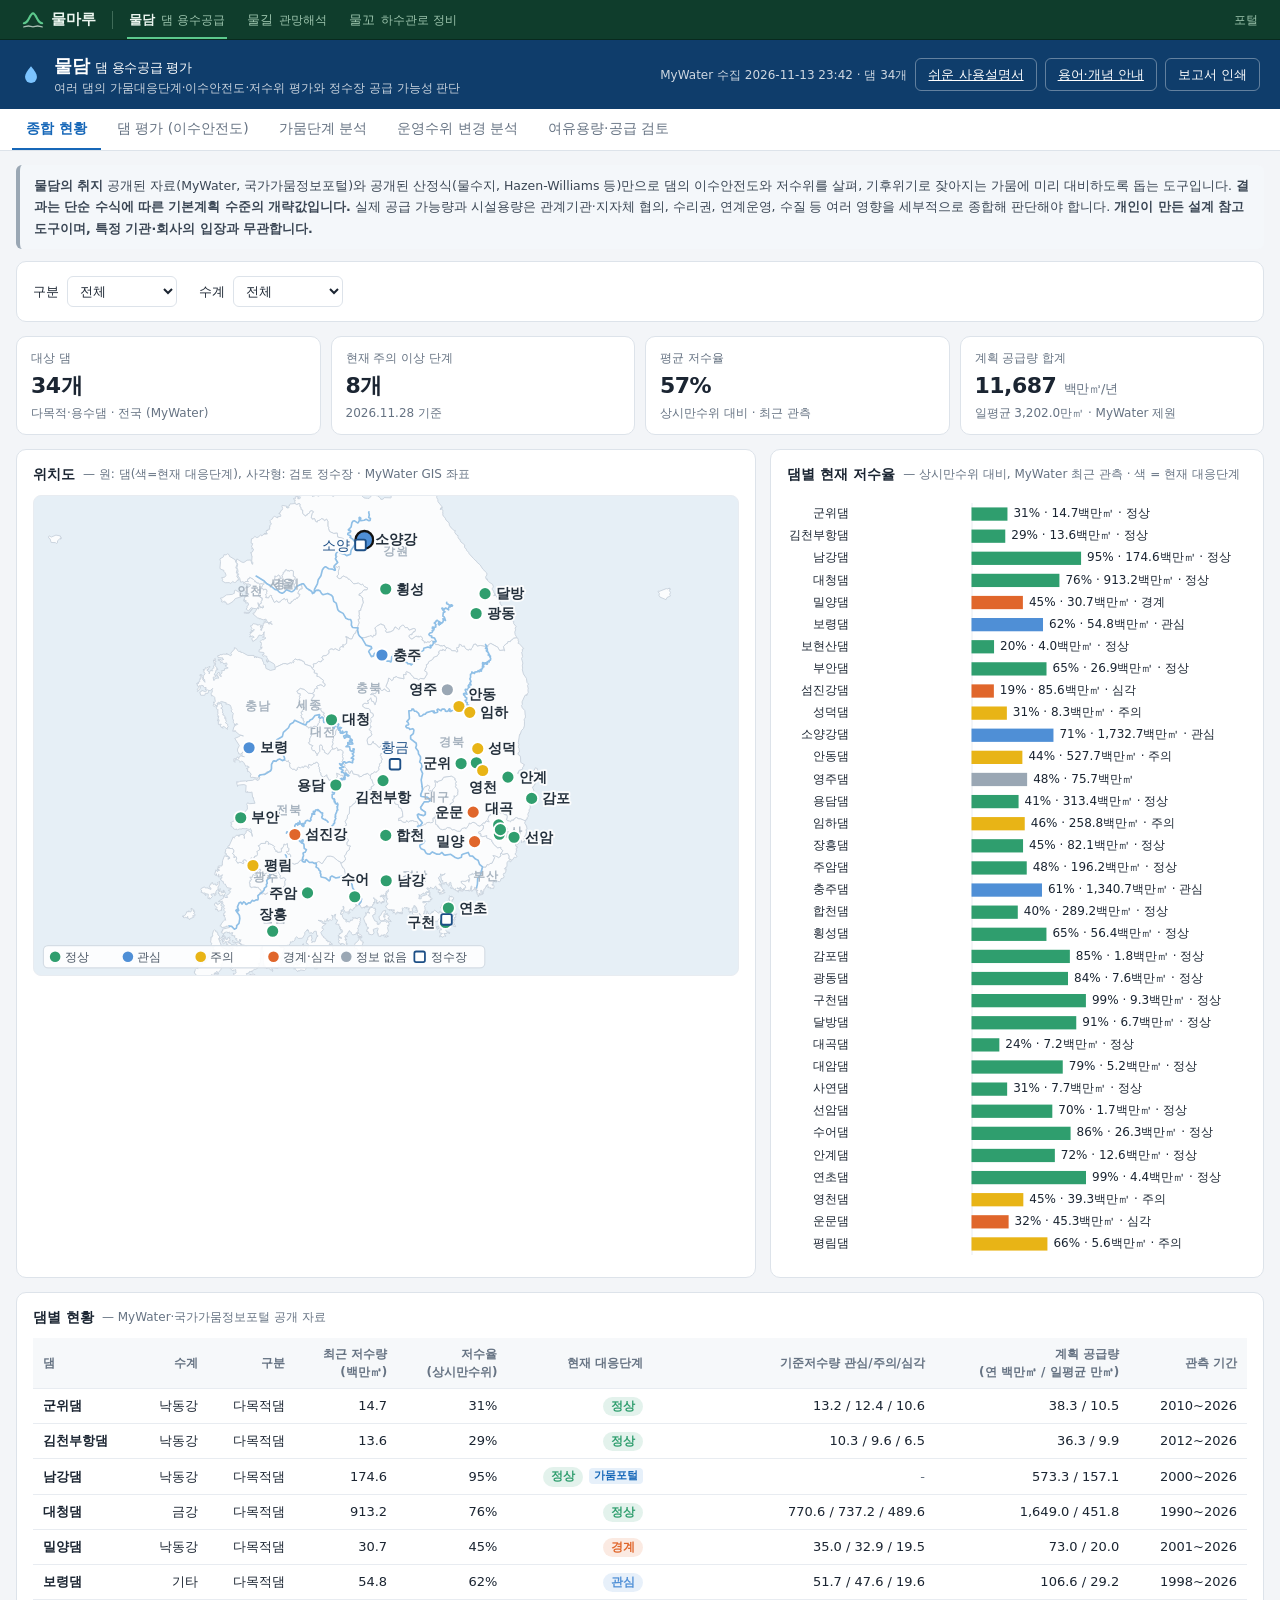
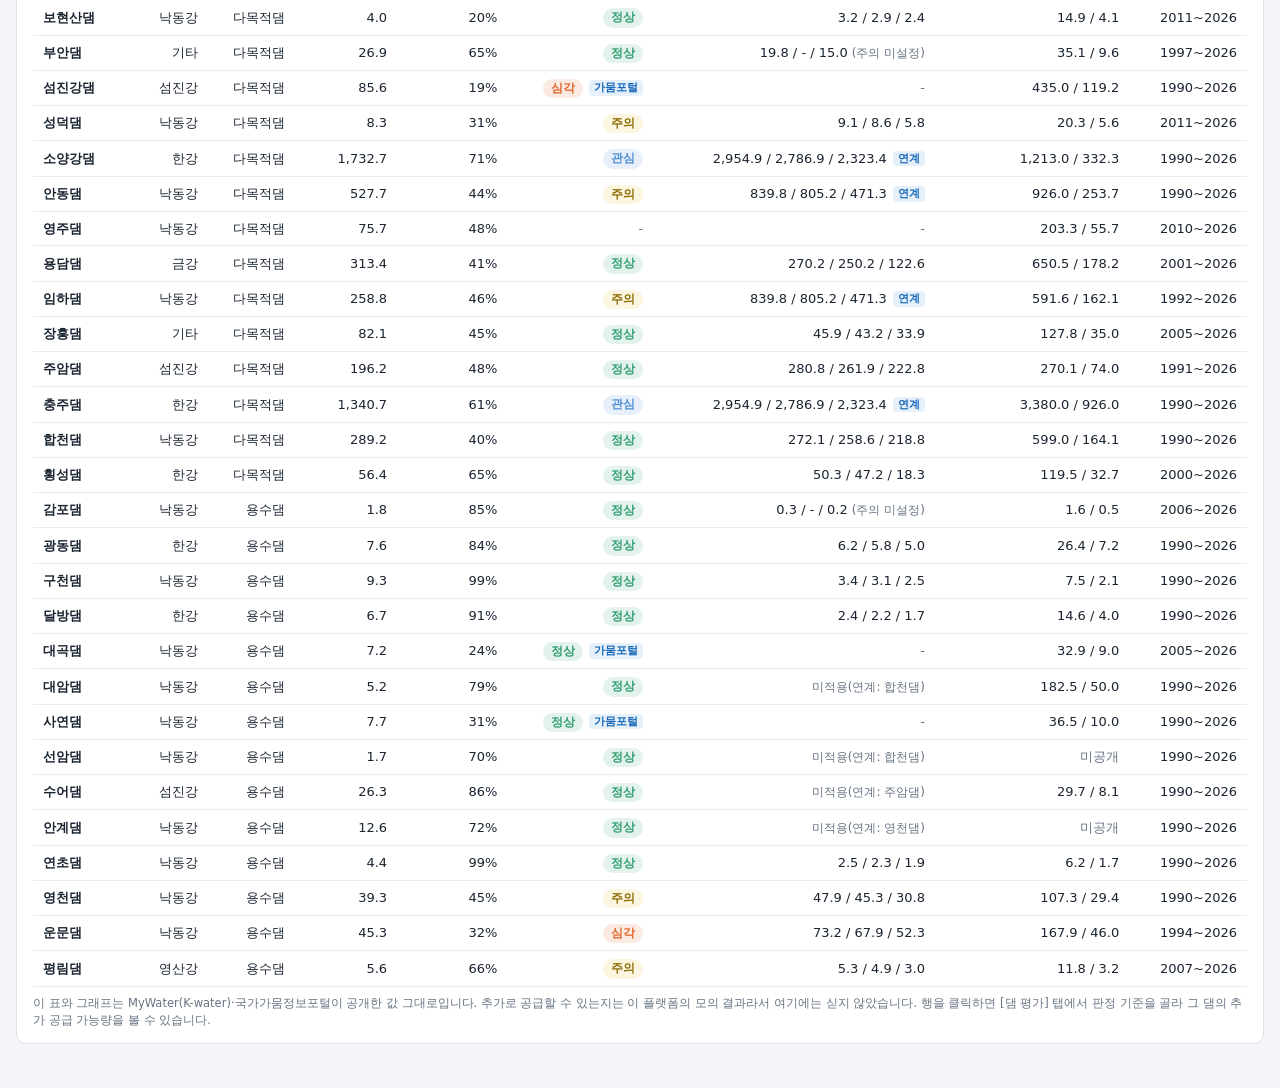
<file: index.html>
<!doctype html>
<html lang="ko">
<head>
<meta charset="utf-8">
<meta name="viewport" content="width=device-width, initial-scale=1">
<link rel="icon" type="image/svg+xml" href="favicon.svg">
<title>물담 · 댐 용수공급 평가</title>
<link rel="stylesheet" href="css/style.css">
</head>
<body>
<nav class="platform-bar" aria-label="물마루 플랫폼">
  <a class="pb-brand" href="https://wonjejj-glitch.github.io/mulmaru/"><svg width="22" height="22" viewBox="0 0 24 24" aria-hidden="true"><path d="M2 15.5c2.6 0 3.9-1.7 5.3-4.5C8.8 8 10.2 4.8 12 4.8s3.2 3.2 4.7 6.2c1.4 2.8 2.7 4.5 5.3 4.5" fill="none" stroke="#5cc98d" stroke-width="2.3" stroke-linecap="round"/><path d="M2 19.5c2 0 3-1 5-1s3 1 5 1 3-1 5-1 3 1 5 1" fill="none" stroke="#ecf6f0" stroke-width="1.6" stroke-linecap="round" opacity=".7"/></svg><span>물마루</span></a>
  <span class="pb-sep" aria-hidden="true"></span>
  <ul class="pb-menu">
    <li><a href="https://wonjejj-glitch.github.io/muldam/" aria-current="page">물담<span class="pb-desc">댐 용수공급</span></a></li>
    <li><a href="https://wonjejj-glitch.github.io/mulgil/">물길<span class="pb-desc">관망해석</span></a></li>
    <li><a href="https://wonjejj-glitch.github.io/mulkko/">물꼬<span class="pb-desc">하수관로 정비</span></a></li>
  </ul>
  <a class="pb-portal" href="https://wonjejj-glitch.github.io/mulmaru/">포털</a>
</nav>
<header class="top">
  <div class="brand">
    <svg viewBox="0 0 24 24" width="22" height="22" aria-hidden="true"><path d="M12 2.5c-3.8 4.6-6.5 8.3-6.5 11.6a6.5 6.5 0 0 0 13 0c0-3.3-2.7-7-6.5-11.6z" fill="currentColor"/></svg>
    <div>
      <h1>물담 <span style="font-weight:400;font-size:.7em">댐 용수공급 평가</span></h1>
      <p id="subtitle">여러 댐의 가뭄대응단계·이수안전도·저수위 평가와 정수장 공급 가능성 판단</p>
    </div>
  </div>
  <div class="top-actions">
    <span class="datastamp" id="dataStamp"></span>
    <a class="btn ghost" href="muldam_easy_guide.pdf" target="_blank" rel="noopener" title="5쪽 PDF">쉬운 사용설명서</a> <a class="btn ghost" href="guide.html" target="_blank" rel="noopener">용어·개념 안내</a>
    <button class="btn ghost" id="btnPrint">보고서 인쇄</button>
  </div>
</header>

<nav class="tabs" id="tabs">
  <button data-tab="overview" class="on">종합 현황</button>
  <button data-tab="dam">댐 평가 (이수안전도)</button>
  <button data-tab="stage">가뭄단계 분석</button>
  <button data-tab="level">운영수위 변경 분석</button>
  <button data-tab="plant">여유용량·공급 검토</button>
</nav>

<main class="wrap"><div class="box-note purpose" style="margin:0 0 12px"><b>물담의 취지</b> 공개된 자료(MyWater, 국가가뭄정보포털)와 공개된 산정식(물수지, Hazen-Williams 등)만으로 댐의 이수안전도와 저수위를 살펴, 기후위기로 잦아지는 가뭄에 미리 대비하도록 돕는 도구입니다. <b>결과는 단순 수식에 따른 기본계획 수준의 개략값입니다.</b> 실제 공급 가능량과 시설용량은 관계기관·지자체 협의, 수리권, 연계운영, 수질 등 여러 영향을 세부적으로 종합해 판단해야 합니다. <b>개인이 만든 설계 참고 도구이며, 특정 기관·회사의 입장과 무관합니다.</b></div>
  <!-- ======== 종합 현황 ======== -->
  <section class="tab on" id="tab-overview">
    <div class="card controls">
      <label class="inline">구분 <select id="fKind"><option value="">전체</option><option>용수댐</option><option>다목적댐</option></select></label>
      <label class="inline">수계 <select id="fRiver"></select></label>
      <span class="hint" id="ovHint"></span>
    </div>
    <div class="kpis" id="ovKpis"></div>
    <div class="row2">
      <div class="card"><h3>위치도 <span class="muted small">— 원: 댐(색=현재 대응단계), 사각형: 검토 정수장 · MyWater GIS 좌표</span></h3><div id="ovMap" class="map"></div></div>
      <div class="card"><h3>댐별 현재 저수율 <span class="muted small">— 상시만수위 대비, MyWater 최근 관측 · 색 = 현재 대응단계</span></h3><div class="chartbox h340"><canvas id="cOvBars"></canvas></div></div>
    </div>
    <div class="card"><h3>댐별 현황 <span class="muted small">— MyWater·국가가뭄정보포털 공개 자료</span></h3><div class="tablewrap" id="ovTable"></div>
    </div>
  </section>

  <!-- ======== 댐 평가 ======== -->
  <section class="tab" id="tab-dam">
    <div class="card controls">
      <label class="inline">댐 <select id="damSel"></select></label>
      <label class="inline">모의 자료 <select class="srcSel"><option value="mywater">MyWater 일자료</option></select></label>
      <label class="inline">판정 기준 <select class="critSel"></select></label>
      <label class="inline">기존 공급량 (백만㎥/년) <input type="number" id="damDemand" step="0.1"></label>
      <label class="inline">추가 공급 검토량 (㎥/일) <input type="number" id="damAdd" step="1000"></label>
      <button class="btn small" id="damRun" style="margin:0" title="입력값으로 물수지 모의를 다시 돌립니다(입력 중에도 자동으로 다시 계산됩니다)">다시 계산</button>
    </div>
    <div class="verdict" id="damVerdict"></div>
    <div class="kpis" id="damKpis"></div>
    <div class="card">
      <div class="toolbar"><h3 style="margin:0">저수량 모의 <span class="muted small">— 관측 vs 모의(기존공급, 기존+추가)</span></h3><div class="seg" id="damYearSeg"></div></div>
      <div class="chartbox h360"><canvas id="cDam"></canvas><div class="tip" id="tipDam"></div></div>
      <div class="legend"><span><i style="background:#9aa7b4"></i>관측 저수량</span><span><i style="background:#1d4f86"></i>모의(기존 공급)</span><span><i style="background:#e0662b"></i>모의(기존+추가)</span><span><i style="background:#111"></i>저수위·상시만수위</span></div>
    </div>
    <div class="row2">
      <div class="card"><h3>이수안전도 지표</h3><div class="tablewrap" id="damRel"></div></div>
      <div class="card"><h3>댐 제원 <span class="muted small" id="damSpecSrc"></span></h3><div class="tablewrap" id="damSpec"></div></div>
    </div>
    <div class="card" id="damCurveCard"><h3>수위-저수량 곡선 <span class="muted small" id="damCurveSrc"></span></h3>
      <div class="row2">
        <div><div class="chartbox h300"><canvas id="cDamCurve"></canvas></div>
          <div class="legend"><span><i style="background:#1d4f86"></i>곡선식 저수량(백만㎥)</span><span><i style="background:#e0662b"></i>관측 저수량(최근 3년)</span><span><i style="background:#111"></i>주요 수위</span></div></div>
        <div class="tablewrap" id="damCurveLv"></div>
      </div>
      <h4 style="margin:14px 0 6px">구간별 곡선식 <span class="muted small">— V(백만㎥) = f(H, EL.m)</span></h4>
      <div class="tablewrap" id="damCurveSeg"></div>
      <p class="hint" id="damCurveNote"></p>
    </div>
    <div class="card"><h3>추가 공급량별 신뢰도 <span class="muted small">— 연 부족횟수·기간신뢰도</span></h3><div class="chartbox h260"><canvas id="cDamSens"></canvas></div>
      <div class="legend"><span><i style="background:#1d4f86"></i>연단위 기간신뢰도(%)</span><span><i style="background:#e0662b"></i>일(반순) 기간신뢰도(%)</span><span><i style="background:#2f9e6e"></i>양적신뢰도(%)</span></div></div>
    <div class="card" id="damD05Card"><h3>기본계획 장기모의 검증 비교</h3><div class="tablewrap" id="damD05"></div></div>
  </section>

  <!-- ======== 가뭄단계 분석 ======== -->
  <section class="tab" id="tab-stage">
    <div class="layout">
      <aside class="side">
        <section class="card">
          <h3>대상 댐</h3>
          <select id="stDam"></select>
          <div class="kv small" id="stInfo"></div>
          <p class="hint" style="margin-top:8px">가뭄단계 모의에는 그 댐의 <b>1년치(날짜별) 기준저수량</b>이 필요합니다. 방법은 두 가지입니다. ① 가지고 있는 기준선 CSV를 아래 ‘기준선 불러오기’로 넣으면 바로 분석됩니다. ② MyWater는 그날 값만 공개하므로 플랫폼이 매일 모으며, <b>300일 이상 쌓이면</b> 자동으로 분석됩니다. 그 전에는 현재 단계와 오늘 기준저수량만 볼 수 있습니다.</p>
          <div class="grid2">
            <label>상시만수위 (EL.m)<input type="number" step="0.1" id="nwlH"></label>
            <label>저수위 (EL.m)<input type="number" step="0.1" id="lwlH"></label>
          </div>
        </section>
        <section class="card">
          <h3>기준선 불러오기 (CSV)</h3>
          <label>기준선 CSV <span class="muted small">— 위 대상 댐에 넣습니다</span><input type="file" id="upBase" accept=".csv,.txt"></label>
          <button class="btn small" id="upGo">불러오기</button> <button class="btn small ghost" id="tplBase">양식 받기</button>
          <p class="hint" id="upMsg">형식: <code>월일,관심,주의,심각,가동기준,정상환원</code> (저수량 백만㎥, 1.1~12.31). 용수공급 조정기준의 댐별 기준저수량을 넣으면 MyWater 일자료로 분석합니다.</p>
          <p class="hint" id="upList"></p>
          <details class="small"><summary>자료 갱신 (MyWater)</summary>
            <p class="small">명령 프롬프트에서 플랫폼 폴더로 이동 후 실행합니다. 처음엔 약 10분, 이후엔 올해·작년 자료만 다시 받습니다.</p>
            <pre class="code">자료수집_전체.bat 더블클릭
  = python tools/collect_mywater.py   (댐 일자료·제원·기준저수량)
  + python tools/collect_curves.py    (수위-저수용량 곡선식)
  + python tools/collect_gis.py       (댐·정수장 위치, 시설용량)</pre>
          </details>
        </section>
        <section class="card">
          <h3>추가 공급량 <span class="badge" id="qTotal"></span></h3>
          <table class="plants" id="stPlants"></table>
          <button class="btn small" id="stAddPlant">+ 정수장 추가</button>
        </section>
        <section class="card">
          <h3>가뭄단계별 공급비율 (%)</h3>
          <div class="factors" id="factors"></div>
          <div class="preset"><button class="btn small ghost" data-preset="full">전량 공급</button><button class="btn small ghost" data-preset="cut">단계별 감량 예시</button></div>
          <p class="hint">감량 예시(주의 80·심각 50·비상 0%)는 사용자 가정값입니다.</p>
        </section>
        <section class="card">
          <h3>모의 옵션</h3>
          <label class="chk"><input type="checkbox" id="optLag"> 실적 발령·해제 시차 반영</label>
          <label class="chk"><input type="checkbox" id="optCarry"> 연도 간 공급영향 이월</label>
          <label class="inline">단기변동 제외 (일 이하)<input type="number" min="0" max="10" id="optMin"></label>
        </section>
        <section class="card">
          <h3>판정 기준</h3>
          <label class="inline">주의이상 증가 ‘가능’ 한계 (일/년)<input type="number" id="cWarnOk"></label>
          <label class="inline">주의이상 증가 ‘곤란’ 기준 (일/년)<input type="number" id="cWarnBad"></label>
          <label class="inline">비상공급 증가 허용 (일/년)<input type="number" id="cEm"></label>
          <label class="inline">정상공급일수 최소 비율 (%)<input type="number" id="cRel"></label>
        </section>
      </aside>
      <div class="main">
        <div class="verdict" id="verdict"></div>
        <div class="kpis" id="kpis"></div>
        <div class="row2">
          <div class="card"><h3>공급량 민감도 <span class="muted small">— 추가 공급량별 연평균 가뭄일수</span></h3>
            <div class="chartbox h260"><canvas id="cSens"></canvas></div>
            <div class="legend"><span><i style="background:#4f8fd6"></i>관심 이상</span><span><i style="background:#e0662b"></i>주의 이상</span><span><i style="background:#8e2f6b"></i>비상공급</span><span><i class="zone ok"></i>가능</span><span><i class="zone mid"></i>조건부</span></div></div>
          <div class="card"><h3>최대 공급가능량</h3><div id="maxQ"></div></div>
        </div>
        <div class="card">
          <div class="toolbar"><div><div class="seg" id="yearSeg"></div> <div class="seg" id="modeSeg"></div></div><div class="toggles" id="seriesToggles"></div></div>
          <div class="chartbox h420"><canvas id="cTS"></canvas><div class="tip" id="tipTS"></div></div>
          <div class="legend" id="stageLegend"></div>
        </div>
        <div class="card"><h3>연도별 가뭄단계 일수 <span class="muted small">— 연한 막대: 현재기준, 진한 막대: 공급 시</span></h3><div class="chartbox h260"><canvas id="cYears"></canvas></div></div>
        <div class="card"><h3>연도별 집계</h3><div class="tablewrap" id="yearTable"></div></div>
        <div class="row2">
          <div class="card"><h3>가뭄단계 지표</h3><div class="tablewrap" id="safetyTable"></div></div>
          <div class="card"><h3>저수위·저수량</h3><div class="tablewrap" id="levelTable"></div></div>
        </div>
        <div class="card"><h3>가뭄 발생 구간 (공급 시)</h3><div class="tablewrap" id="epTable"></div></div>
      </div>
    </div>
  </section>

  <!-- ======== 정수장 공급 검토 ======== -->
  <section class="tab" id="tab-plant">
    <div class="card controls">
      <label class="inline">판정 기준 <select class="critSel"></select></label>
      <label class="inline">수계 <select id="spRiver"></select></label>
      <label class="inline">구분 <select id="spKind"><option value="">전체</option><option>다목적댐</option><option>용수댐</option></select></label>
      <label class="inline">가까운 정수장 반경 (km) <input type="number" id="spR" step="5"></label>
    </div>
    <div class="verdict" id="spVerdict"></div>
    <div class="card"><h3>댐별 여유용량 <span class="muted small">— 기존 공급을 유지하고 더 낼 수 있는 양</span></h3><div class="tablewrap" id="spTable"></div><p class="hint" id="spHint"></p></div>
    <details class="card plcheck" id="plCheck"><summary><b>특정 정수장에 공급 검토</b> <span class="muted small">— 정수장 하나를 골라 후보 댐·노선·사업비 비교</span></summary>
    <div class="card controls">
      <label class="inline">정수장 <select id="plSel"></select></label>
      <label class="inline">전국 정수장 검색 <input id="plSearch" list="plList" placeholder="이름 입력 (610곳)" autocomplete="off"><datalist id="plList"></datalist></label>
      <button class="btn small ghost" id="plAddReg" style="margin:0">검토 목록에 추가</button>
      <button class="btn small ghost" id="plDelReg" style="margin:0">검토 목록에서 빼기</button>
      <label class="inline">공급 요청량 (㎥/일) <input type="number" id="plQ" step="1000"></label>
      <label class="inline">정수장 HWL (EL.m) <input type="number" id="plHwl" step="0.1" placeholder="미입력 시 50"></label>
      <label class="inline">검토 반경 (km) <input type="number" id="plR" step="10"></label>
      <label class="inline">판정 기준 <select class="critSel"></select></label>
      <label class="inline">단가 기준 <select id="plYear"><option value="2026">2026년 1월 단가</option></select></label>
    </div>
    <div class="verdict" id="plVerdict"></div>
    <div class="row2 wide">
      <div class="card"><h3>후보 수원(댐) 비교</h3><div class="tablewrap" id="plTable"></div><p class="hint" id="plHint"></p></div>
      <div class="card"><h3>위치도</h3><div id="plMap" class="map"></div></div>
    </div>
    <div class="card" id="plDetailCard"><h3 id="plDetailTitle">상세</h3><div id="plDetail"></div></div>
    <div class="card" id="rtCard">
      <h3>노선 수리종단 검토 <span class="muted small" id="rtSub"></span></h3>
      <div class="controls" id="rtCtl">
        <label class="inline">노선 <select id="rtSel"></select></label>
        <label class="inline">관경 <select id="rtD"><option value="route">노선 지정값</option><option>700</option><option>800</option><option>900</option><option>1000</option><option>1100</option><option>1200</option></select></label>
        <label class="inline">취수 수위 (EL.m) <input type="number" id="rtLwl" step="0.1"></label>
        <label class="inline">정수장 HWL (EL.m) <input type="number" id="rtHwl" step="0.1"></label>
        <label class="inline">최소 잔류수두 (m) <input type="number" id="rtPmin" step="0.5"></label>
        <label class="inline" title="이 값을 넘는 곳은 감압밸브로 낮추고, 가압장도 이 값을 넘지 않게 여러 단으로 나눕니다. 기본 70m(약 700kPa)">관로 최대 수두 (m) <input type="number" id="rtPmax" step="5"></label>
        <label class="inline">가압장 양정 상한 (m) <input type="number" id="rtHmax" step="5"></label>
      </div>
      <div class="kpis" id="rtKpis" style="margin-top:12px"></div>
      <div class="chartbox h360"><canvas id="cRt"></canvas></div>
      <div class="legend"><span><i style="background:#1d4f86"></i>동수경사선(HGL)</span><span><i style="background:#7a6650"></i>지반고(DEM)·관저고(점선)</span><span><i style="background:#1d4f86"></i>P: 가압장</span><span><i style="background:#2f9e6e"></i>V: 감압밸브</span><span><i style="background:#8e2f6b"></i>정수장 HWL</span><span><i style="background:#c9d1da"></i>터널</span></div>
      <div class="row2" style="margin-top:12px">
        <div><h4>노선 비교 <span class="muted small">— 같은 유량·수위 조건으로 다시 계산</span></h4><div class="tablewrap" id="rtCmp"></div>
          <h4>시설 배치</h4><div class="tablewrap" id="rtFac"></div></div>
        <div><h4>노선도</h4><div id="rtMap" class="map"></div>
          <h4>보호구역 저촉</h4><div class="tablewrap" id="rtCross"></div></div>
      </div>
      <p class="hint" id="rtNote"></p>
    </div>
    <details class="card" id="costCard"><summary><b>사업비 산정 변수</b> <span class="muted small">— 비워 두면 기본값, 수정 내용은 이 브라우저에 저장</span></summary>
      <div class="tablewrap" id="regCost" style="margin-top:10px"></div>
      <div class="preset"><button class="btn small ghost" id="regReset">기본값 복원</button></div>
    </details>
    </details>
  </section>

  <!-- ======== 운영수위 변경 분석 ======== -->
  <section class="tab" id="tab-level">
    <div class="card controls">
      <label class="inline">댐 <select id="lvDam"></select></label>
      <label class="inline">기준 운영수위 (EL.m) <input type="number" step="0.1" id="lvH0"></label>
      <label class="inline">변경 운영수위 (EL.m) <input type="number" step="0.1" id="lvH1"></label>
      <label class="inline">저수위 (EL.m) <input type="number" step="0.1" id="lvL"></label>
      <label class="inline">분석기간 <input type="number" id="lvY0" style="min-width:70px"> ~ <input type="number" id="lvY1" style="min-width:70px"></label>
      <label class="inline">공급 안정성 기준 <select id="lvCrit"></select></label>
      <label class="inline">일최대/일평균 배수 <input type="number" step="0.01" id="lvPeak" style="min-width:70px"></label>
    </div>
    <div class="verdict" id="lvVerdict"></div>
    <div class="kpis" id="lvKpis"></div>
    <div class="row2">
      <div class="card"><h3>운영수위별 공급능력 <span class="muted small">— 기준을 만족하는 최대 일평균 공급량</span></h3>
        <div class="chartbox h300"><canvas id="cLvCap"></canvas></div>
        <div class="legend"><span><i style="background:#1d4f86"></i>공급능력(만㎥/일)</span></div></div>
      <div class="card"><h3>왜 부족해지나</h3><div id="lvWhy" class="small"></div></div>
    </div>
    <div class="card">
      <div class="toolbar"><h3 style="margin:0">기준 공급능력만큼 계속 공급할 때 저수량 <span class="muted small">— 기준 운영수위 vs 변경 운영수위</span></h3><div class="seg-wrap"><span class="muted small" title="변경 운영수위에서 기준 공급능력을 계속 공급할 때 부족량(백만㎥)이 가장 컸던 다섯 해를 자동으로 고릅니다. 해마다 값은 아래 연도별 부족량 표에 있습니다.">부족이 컸던 해</span><div class="seg" id="lvYearSeg"></div></div></div>
      <div class="chartbox h360"><canvas id="cLvTS"></canvas><div class="tip" id="tipLv"></div></div>
      <div class="legend"><span><i style="background:#1d4f86"></i>기준 운영수위</span><span><i style="background:#e0662b"></i>변경 운영수위</span><span><i style="background:#111"></i>저수위·운영수위 저수량</span></div>
    </div>
    <div class="row2">
      <div class="card"><h3>연도별 부족량 <span class="muted small">— 변경 운영수위에서 기준 공급능력을 계속 공급할 때</span></h3><div class="tablewrap" id="lvYears"></div></div>
      <div class="card"><h3>기존 검토 결과와 비교</h3><div class="tablewrap" id="lvRef"></div></div>
    </div>
    <div class="card" id="lvSysCard" style="display:none"><h3>연계 계통 비교 <span class="muted small">— 상류·연결 댐과 함께 볼 때 운영수위 변경의 영향</span></h3><div id="lvSys"></div></div>
  </section>

</main>

<div id="printReport" class="print-only"></div>

<script src="data/data.js"></script>
<script src="data/d05.js"></script>
<script src="data/mywater.js" onerror="window.MYWATER=null"></script>
<script src="data/gis.js" onerror="window.GIS=null"></script>
<script src="data/curves.js" onerror="window.HVCURVES=null"></script>
<script src="data/routes.js" onerror="window.ROUTES=[]"></script>
<script src="data/constraints.js" onerror="window.CONSTRAINTS=[]"></script>
<script src="data/protect.js" onerror="window.PROTECT=[]"></script>
<script src="data/routebase.js" onerror="window.ROUTEBASE=null"></script>
<script src="data/registry.js"></script>
<script src="js/engine.js"></script>
<script src="js/wb.js"></script>
<script src="js/cost.js"></script>
<script src="js/hydro.js"></script>
<script src="js/charts.js"></script>
<script src="js/app.js"></script>
</body>
</html>
</file>
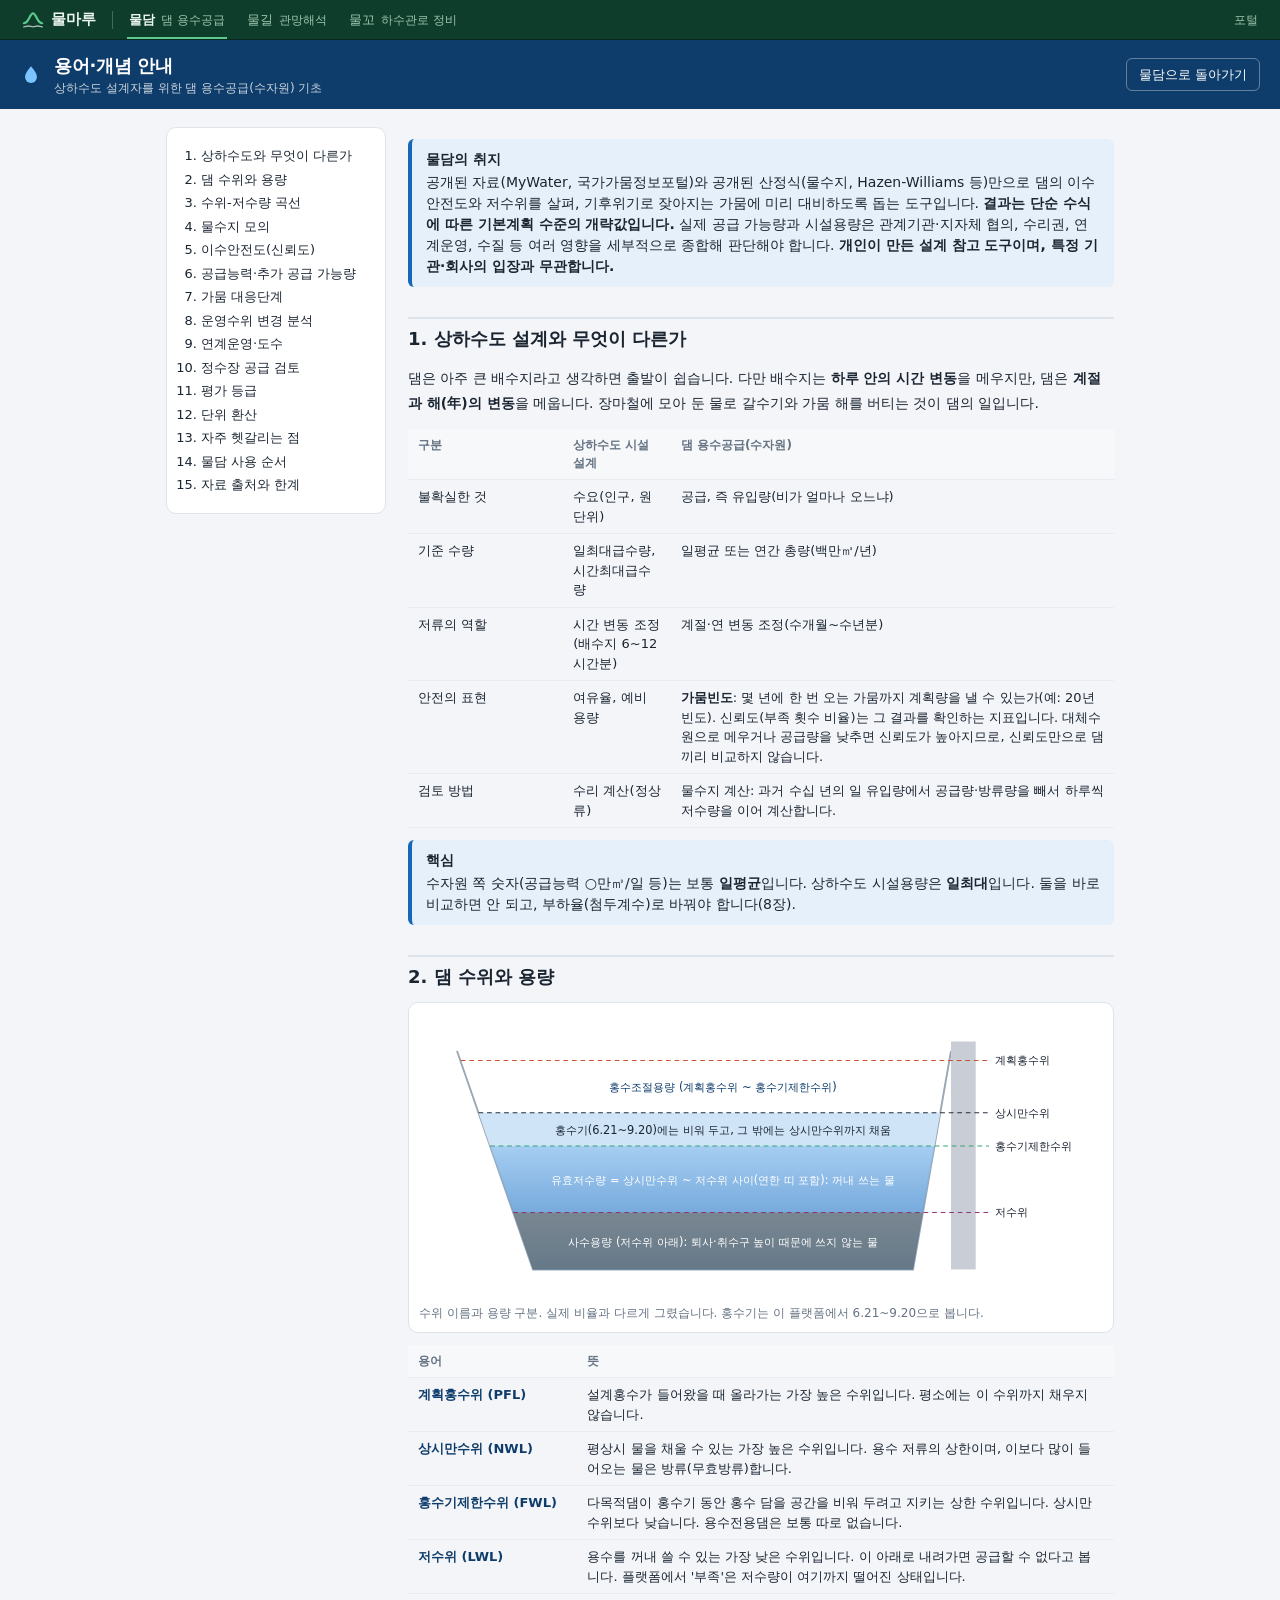
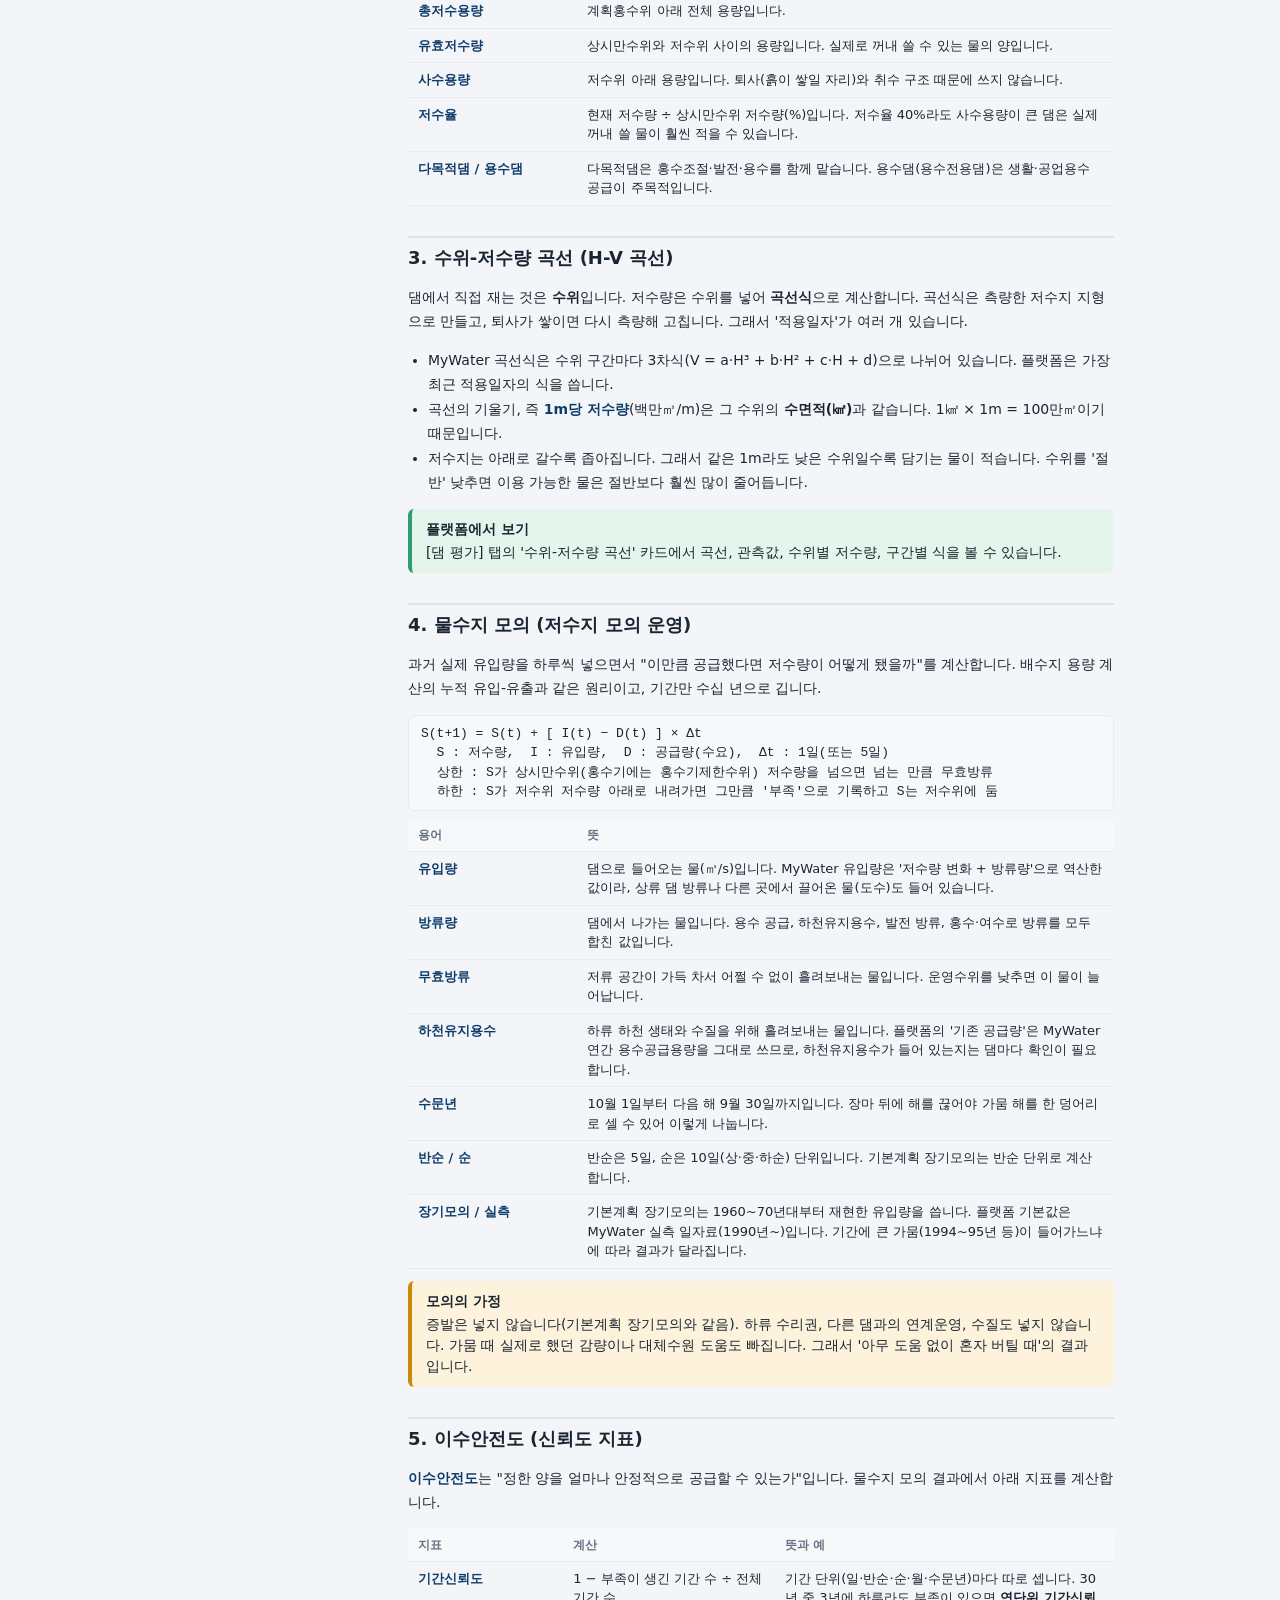
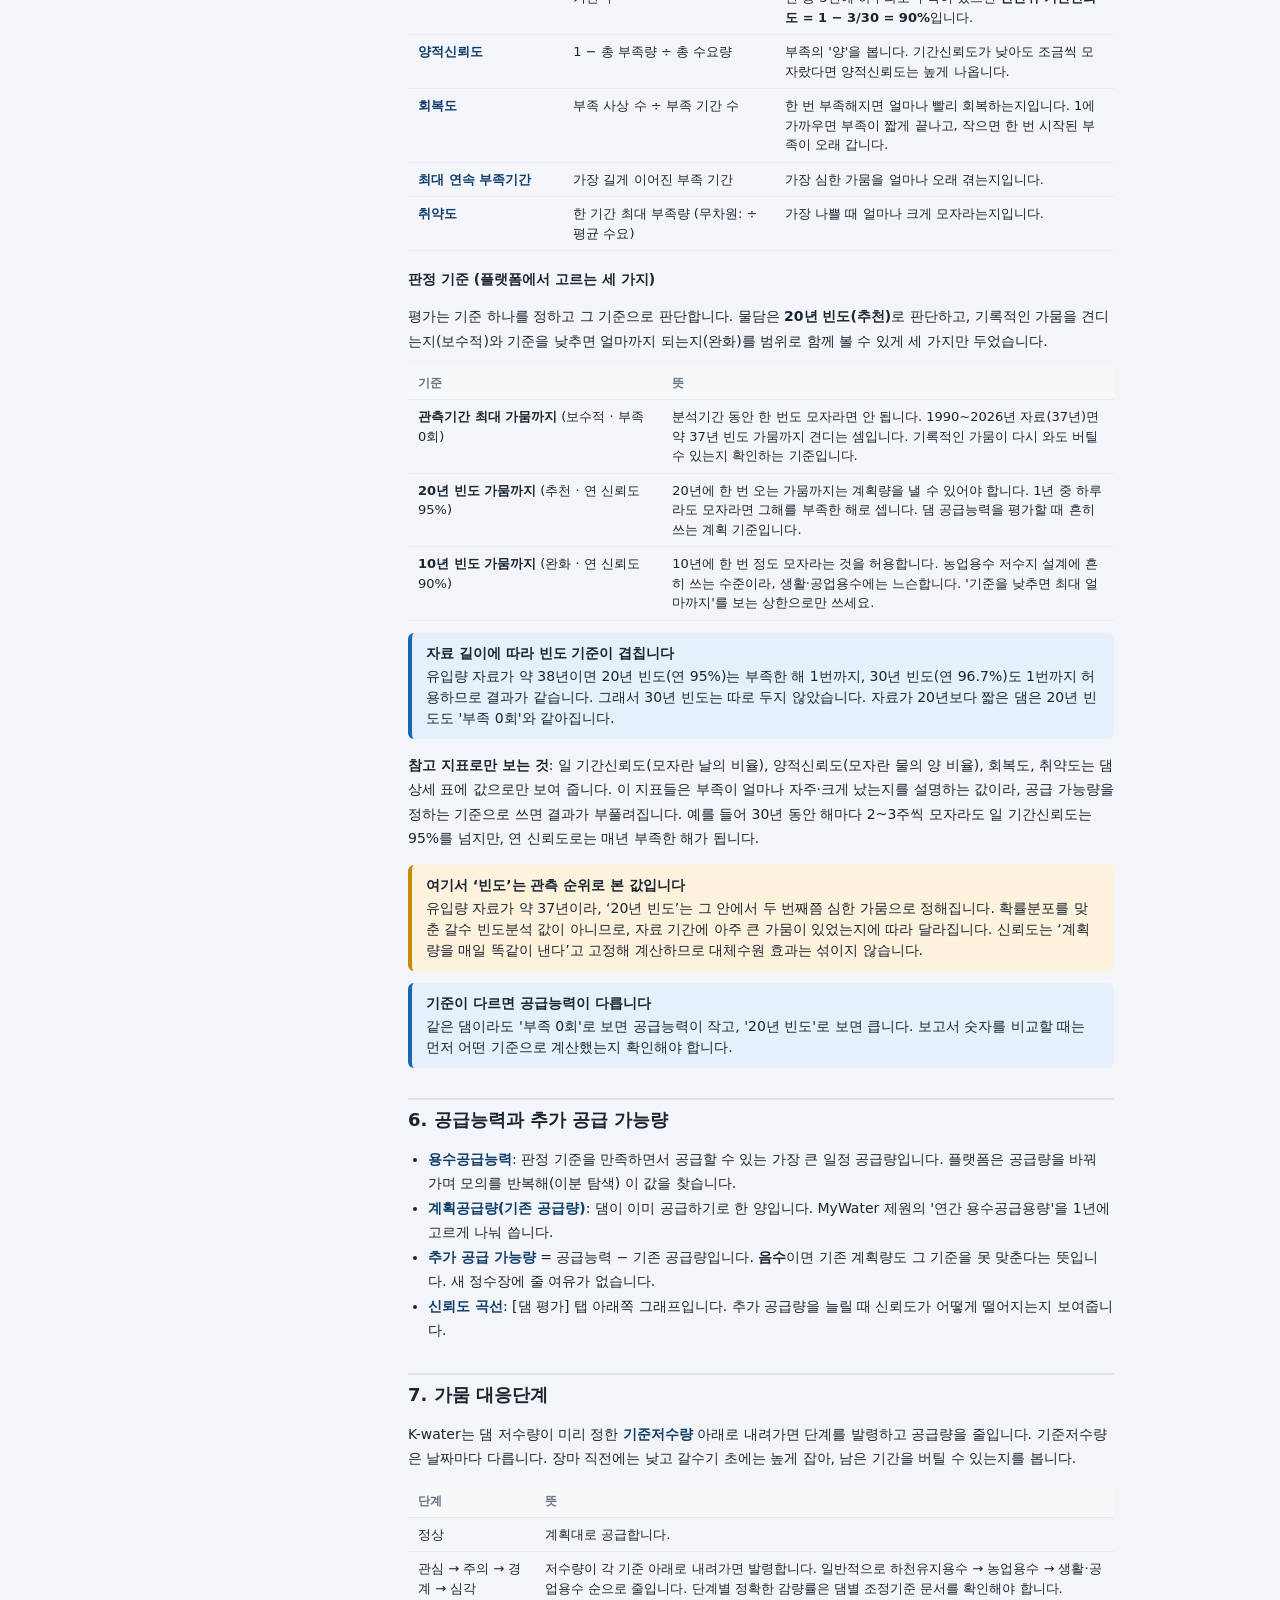
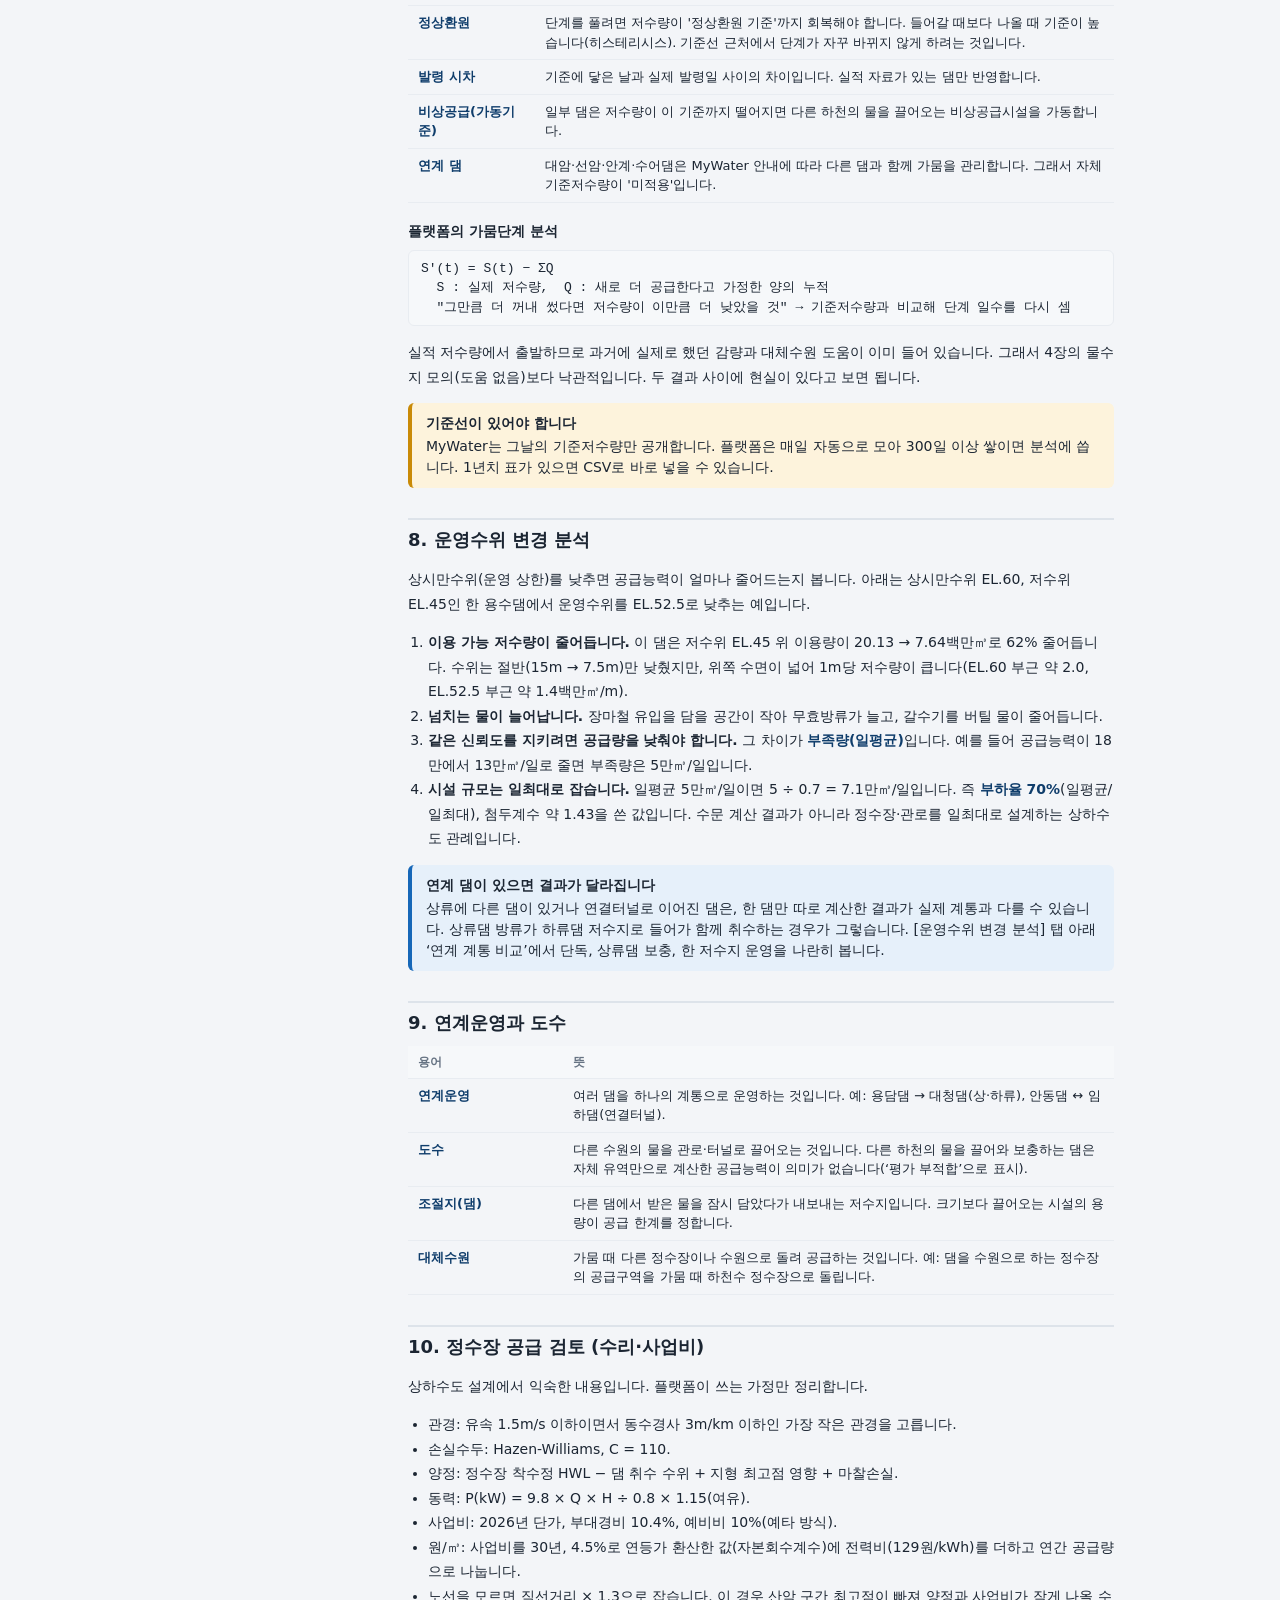
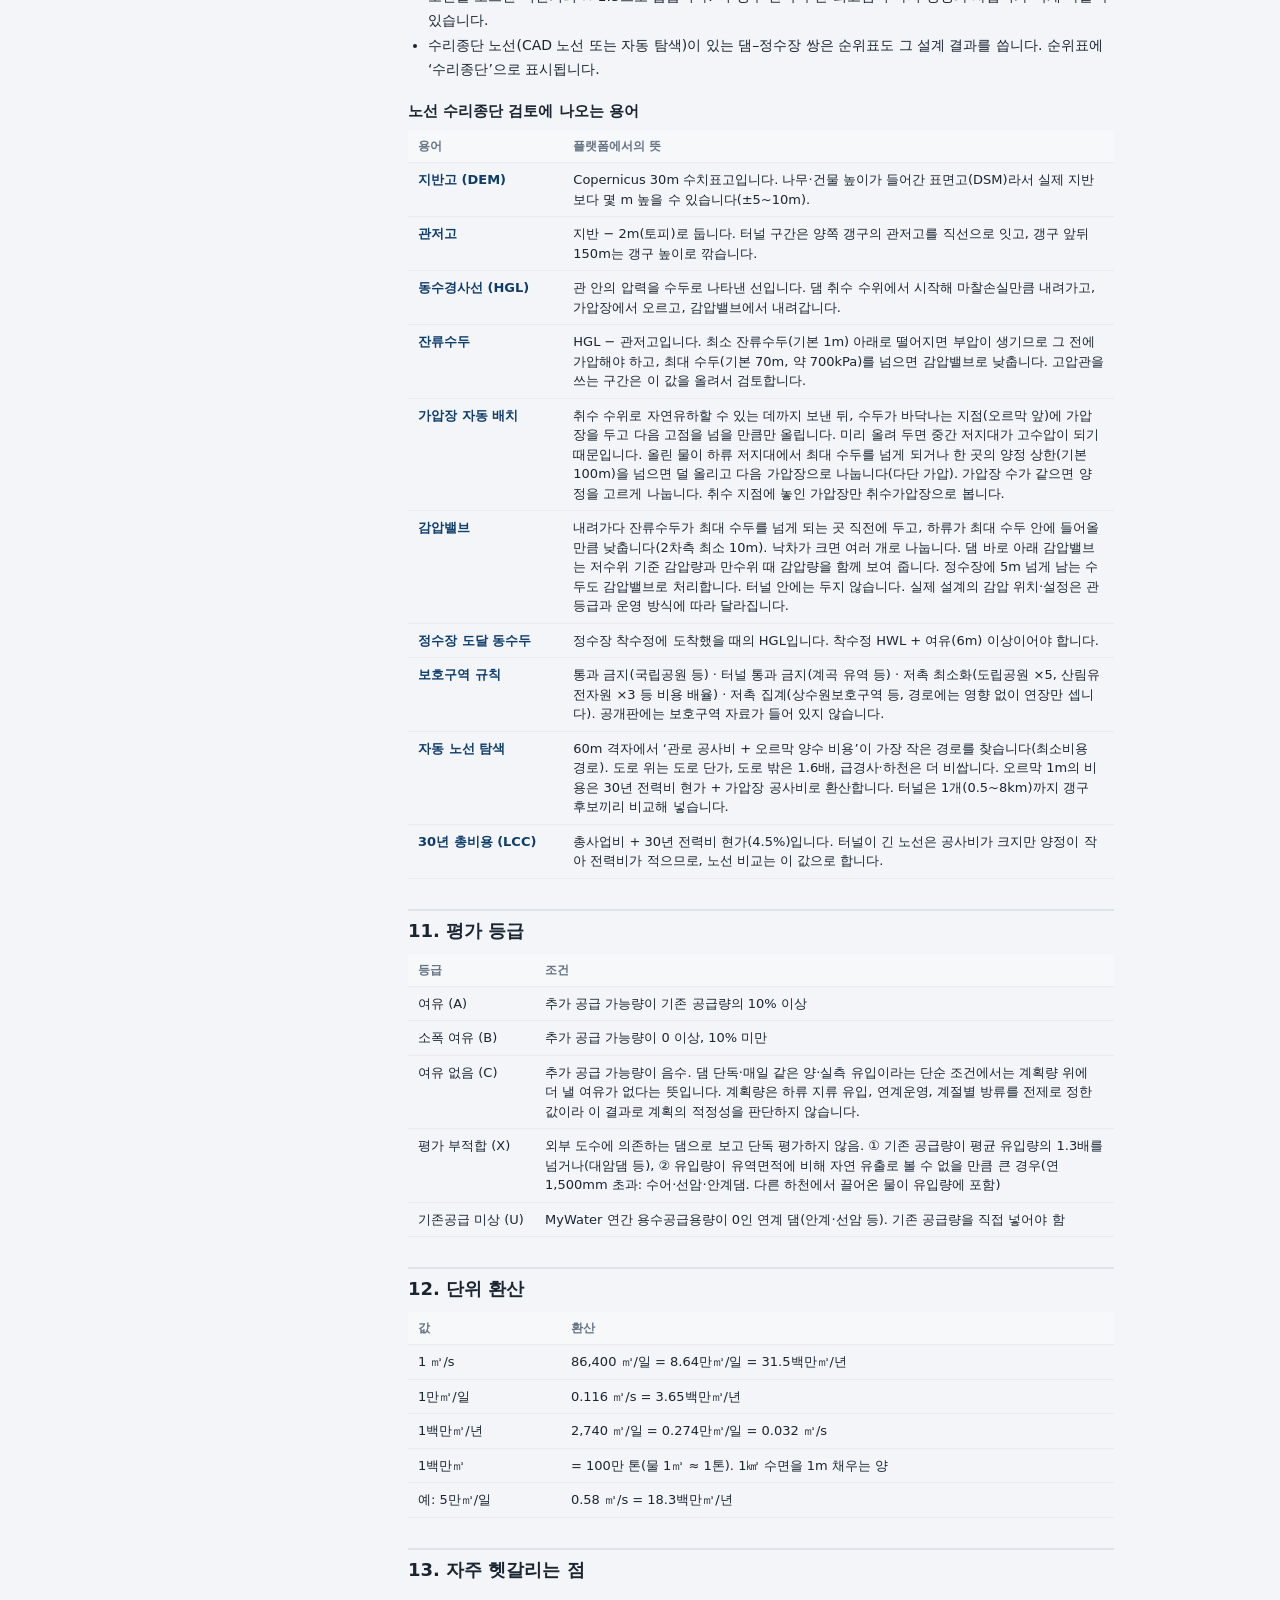
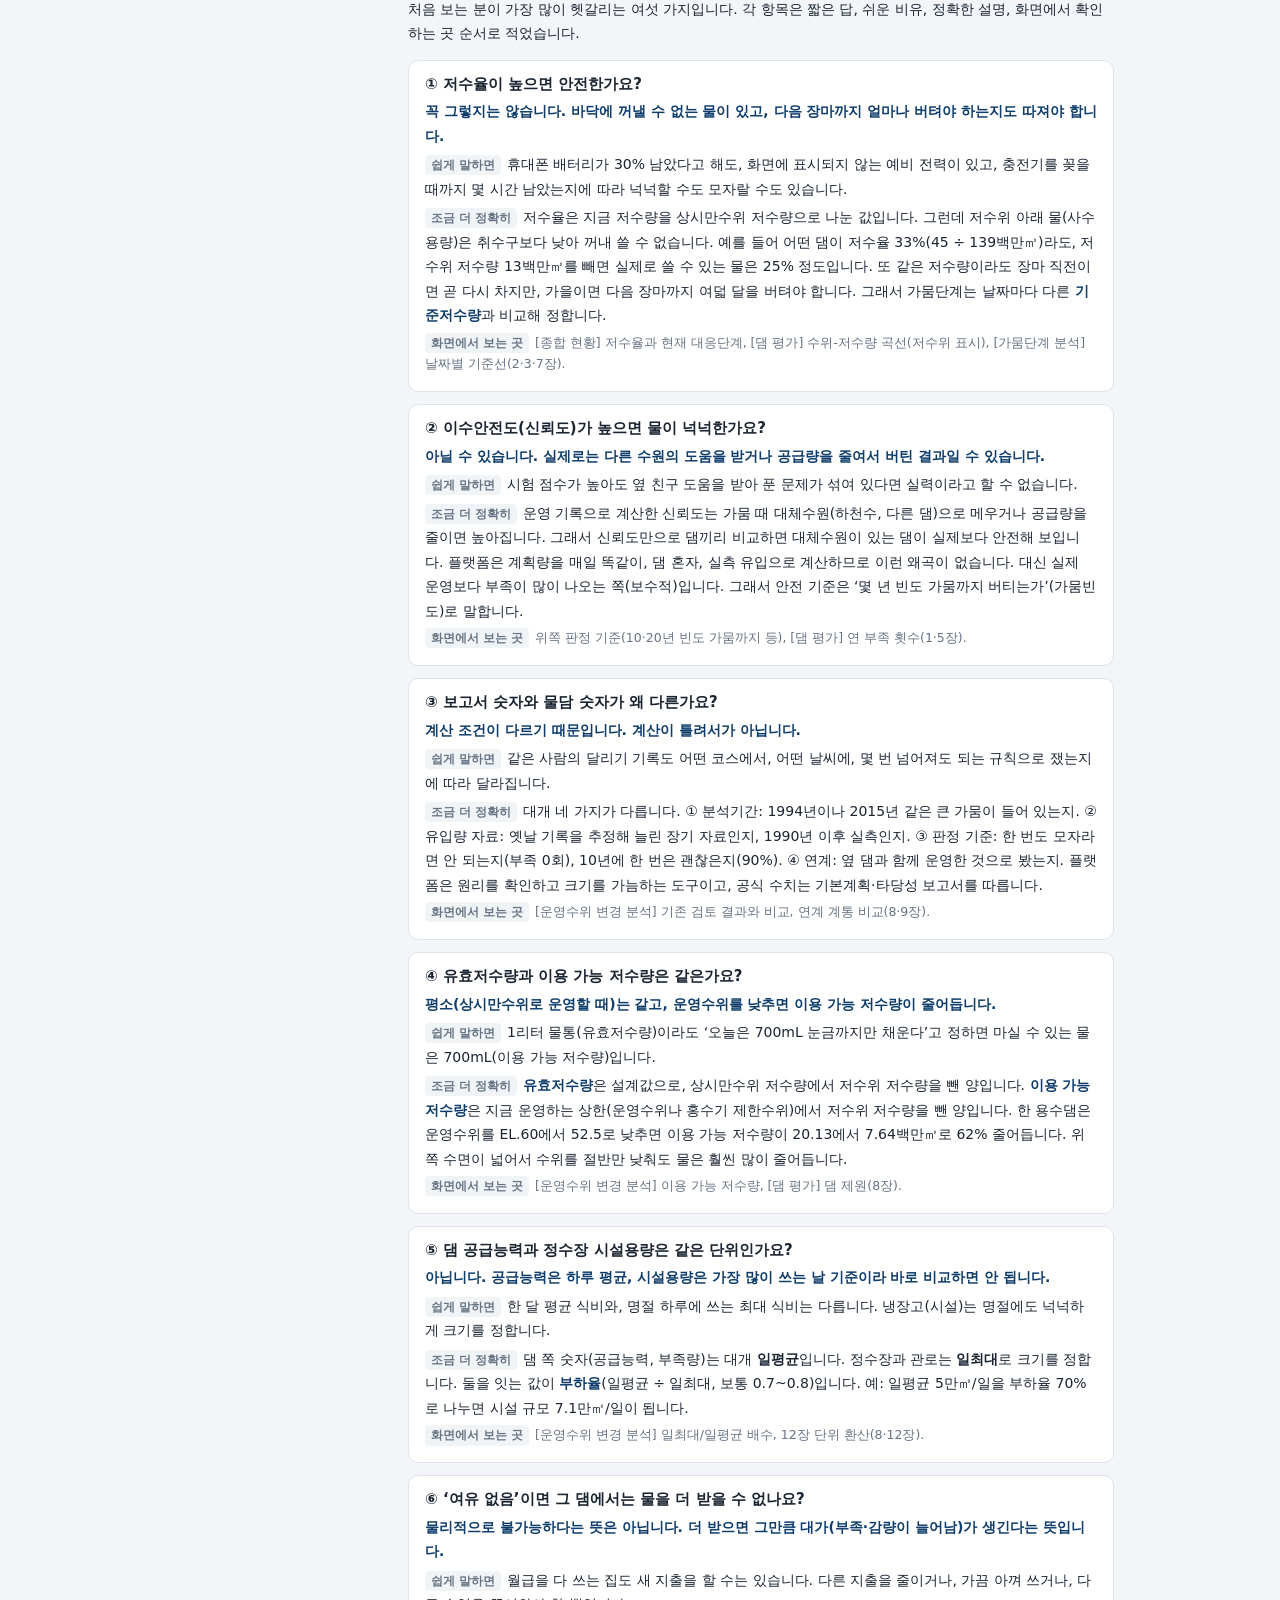
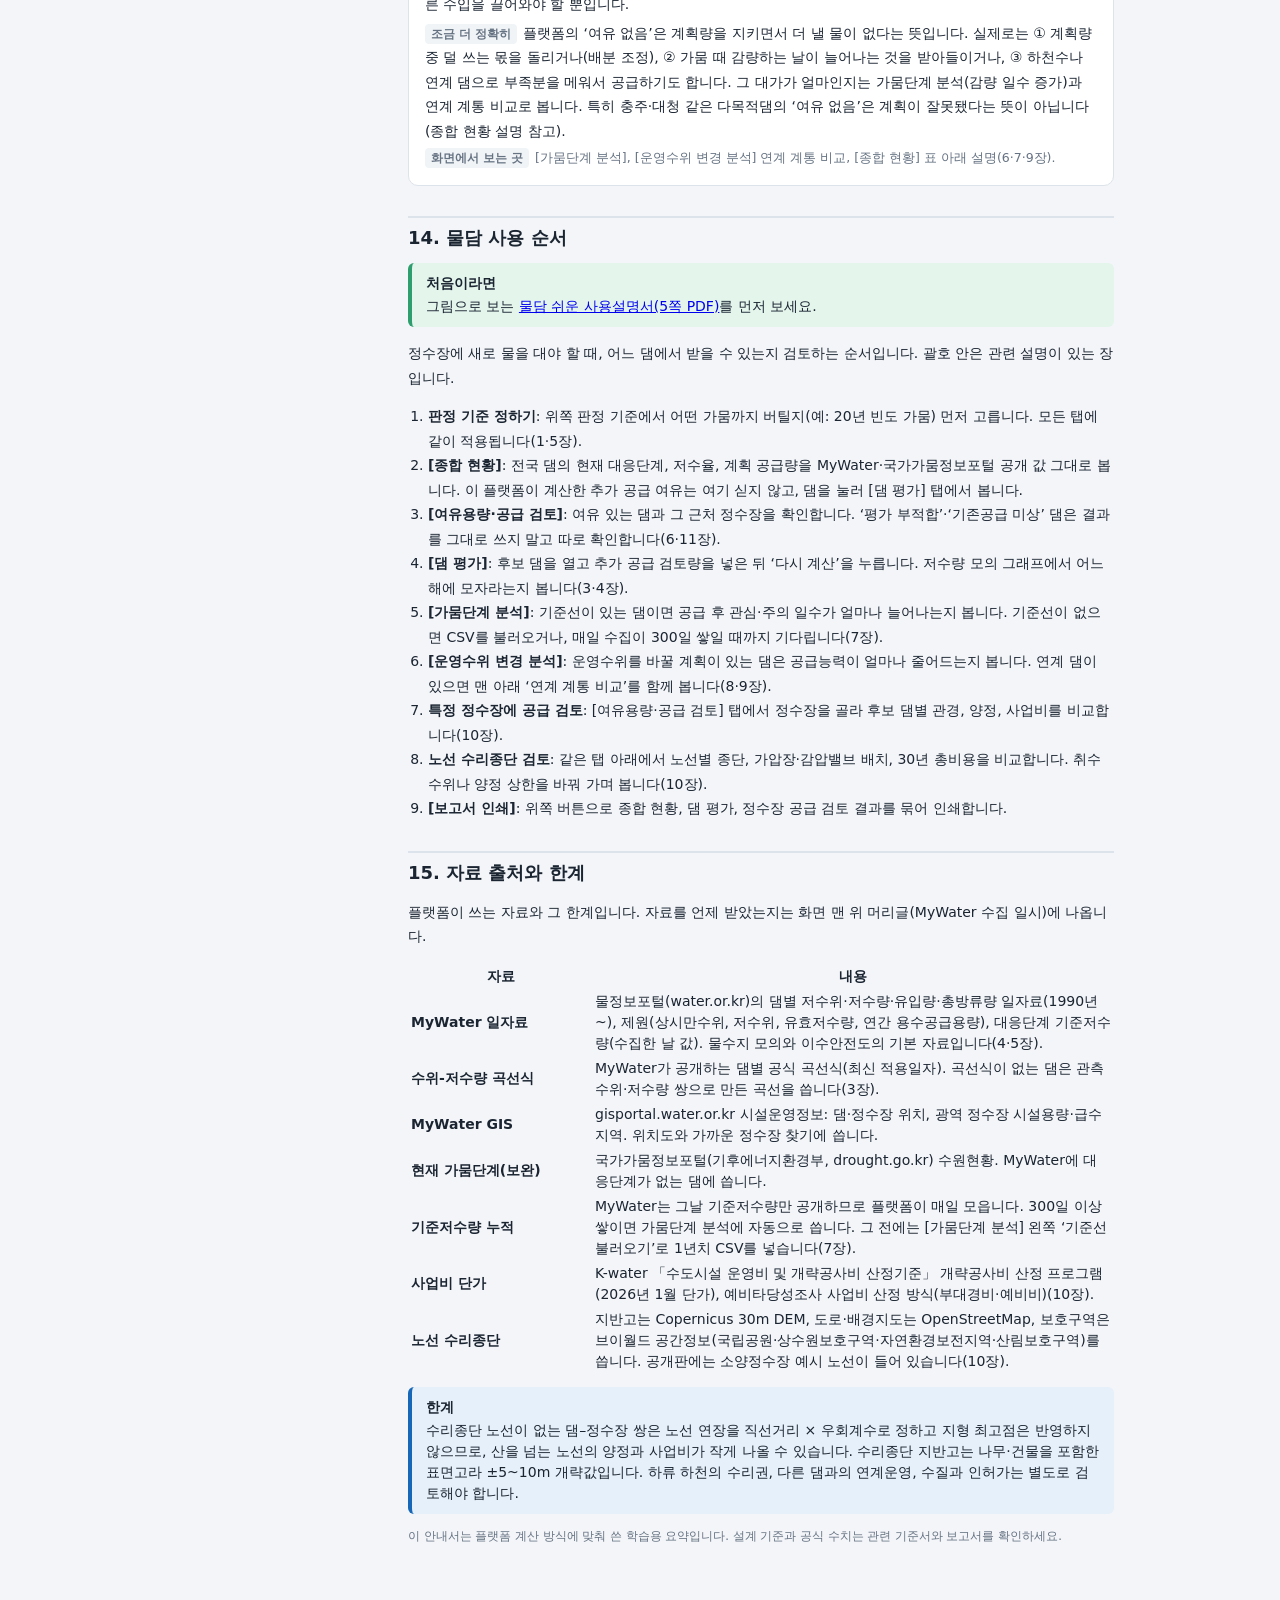
<file: guide.html>
<!doctype html>
<html lang="ko">
<head>
<meta charset="utf-8">
<meta name="viewport" content="width=device-width, initial-scale=1">
<link rel="icon" type="image/svg+xml" href="favicon.svg">
<title>용어·개념 안내 — 물담 · 댐 용수공급 평가</title>
<link rel="stylesheet" href="css/style.css">
<style>
  .g-wrap { max-width: 980px; margin: 0 auto; padding: 18px 16px 60px; display: grid; grid-template-columns: 220px minmax(0, 1fr); gap: 22px; }
  .g-wrap > * { min-width: 0; }  /* 그림·표가 칸을 밀어 넓히지 않게 */
  .g-toc { position: sticky; top: 14px; align-self: start; font-size: 13px; }
  .g-toc ol { padding-left: 18px; margin: 0; }
  .g-toc li { margin: 4px 0; }
  .g-toc a { color: var(--ink); text-decoration: none; }
  .g-toc a:hover { color: var(--accent); }
  .g-main h2 { font-size: 18px; margin: 30px 0 10px; padding-top: 6px; border-top: 2px solid var(--line); }
  .g-main h2:first-child { margin-top: 0; border-top: 0; }
  .g-main h3 { font-size: 15px; margin: 18px 0 8px; }
  .g-main h4 { font-size: 14px; margin: 18px 0 6px; }
  .g-main p, .g-main li { line-height: 1.75; }
  .g-main ul, .g-main ol { padding-left: 20px; }
  .g-main table.t td, .g-main table.t th { white-space: normal; text-align: left; vertical-align: top; }
  .g-main table.t td.n { text-align: right; white-space: nowrap; }
  /* 넓은 표는 표 영역 안에서만 가로 스크롤 */
  .g-main table.t { display: block; max-width: 100%; overflow-x: auto; }
  .g-main table.t > tbody, .g-main table.t > thead { display: table; width: 100%; }
  .term { font-weight: 700; color: #0f3d6b; }
  .box { background: var(--accent-soft); border-left: 4px solid var(--accent); border-radius: 6px; padding: 10px 14px; margin: 12px 0; }
  .box.warn { background: var(--mid-soft); border-color: var(--mid); }
  .box.ok { background: var(--ok-soft); border-color: var(--ok); }
  .box b:first-child { display: block; margin-bottom: 2px; }
  .box li b:first-child { display: inline; }
  .box ul { margin: 4px 0 0; padding-left: 18px; }
  .faq { border: 1px solid var(--line); border-radius: 10px; padding: 12px 16px; margin: 12px 0; background: #fff; }
  .faq-q { font-weight: 700; font-size: 15px; margin-bottom: 4px; }
  .faq-a { margin: 0 0 8px; font-weight: 600; color: #0f3d6b; }
  .faq p { margin: 4px 0; }
  .faq-tag { display: inline-block; font-size: 11.5px; font-weight: 700; color: var(--muted); background: #f1f4f7; border-radius: 4px; padding: 0 6px; margin-right: 6px; }
  .faq-where { font-size: 12.5px; color: var(--muted); }
  .eq { font-family: Consolas, 'D2Coding', monospace; background: #f6f8fa; border: 1px solid var(--grid); border-radius: 6px; padding: 8px 12px; margin: 8px 0; overflow-x: auto; white-space: pre; font-size: 13px; }
  .fig { background: #fff; border: 1px solid var(--line); border-radius: 10px; padding: 10px; margin: 12px 0; }
  .fig svg { width: 100%; height: auto; display: block; }
  .fig .cap { font-size: 12px; color: var(--muted); margin-top: 6px; }
  .back { color: #fff; text-decoration: none; border: 1px solid rgba(255,255,255,.35); border-radius: 6px; padding: 6px 12px; font-size: 13px; }
  .back:hover { background: rgba(255,255,255,.1); }
  @media (max-width: 760px) { .g-wrap { grid-template-columns: minmax(0, 1fr); } .g-toc { position: static; } }
  @media print { .g-toc, .top { display: none; } .g-wrap { display: block; }
    .g-main table.t { display: table; overflow: visible; } .g-main table.t > tbody { display: table-row-group; } .g-main table.t > thead { display: table-header-group; } }
</style>
</head>
<body>
<nav class="platform-bar" aria-label="물마루 플랫폼">
  <a class="pb-brand" href="https://wonjejj-glitch.github.io/mulmaru/"><svg width="22" height="22" viewBox="0 0 24 24" aria-hidden="true"><path d="M2 15.5c2.6 0 3.9-1.7 5.3-4.5C8.8 8 10.2 4.8 12 4.8s3.2 3.2 4.7 6.2c1.4 2.8 2.7 4.5 5.3 4.5" fill="none" stroke="#5cc98d" stroke-width="2.3" stroke-linecap="round"/><path d="M2 19.5c2 0 3-1 5-1s3 1 5 1 3-1 5-1 3 1 5 1" fill="none" stroke="#ecf6f0" stroke-width="1.6" stroke-linecap="round" opacity=".7"/></svg><span>물마루</span></a>
  <span class="pb-sep" aria-hidden="true"></span>
  <ul class="pb-menu">
    <li><a href="https://wonjejj-glitch.github.io/muldam/" aria-current="page">물담<span class="pb-desc">댐 용수공급</span></a></li>
    <li><a href="https://wonjejj-glitch.github.io/mulgil/">물길<span class="pb-desc">관망해석</span></a></li>
    <li><a href="https://wonjejj-glitch.github.io/mulkko/">물꼬<span class="pb-desc">하수관로 정비</span></a></li>
  </ul>
  <a class="pb-portal" href="https://wonjejj-glitch.github.io/mulmaru/">포털</a>
</nav>
<header class="top">
  <div class="brand">
    <svg viewBox="0 0 24 24" width="22" height="22" aria-hidden="true"><path d="M12 2.5c-3.8 4.6-6.5 8.3-6.5 11.6a6.5 6.5 0 0 0 13 0c0-3.3-2.7-7-6.5-11.6z" fill="currentColor"/></svg>
    <div><h1>용어·개념 안내</h1><p>상하수도 설계자를 위한 댐 용수공급(수자원) 기초</p></div>
  </div>
  <a class="back" href="index.html">물담으로 돌아가기</a>
</header>

<div class="g-wrap">
<nav class="g-toc card">
  <ol>
    <li><a href="#s1">상하수도와 무엇이 다른가</a></li>
    <li><a href="#s2">댐 수위와 용량</a></li>
    <li><a href="#s3">수위-저수량 곡선</a></li>
    <li><a href="#s4">물수지 모의</a></li>
    <li><a href="#s5">이수안전도(신뢰도)</a></li>
    <li><a href="#s6">공급능력·추가 공급 가능량</a></li>
    <li><a href="#s7">가뭄 대응단계</a></li>
    <li><a href="#s8">운영수위 변경 분석</a></li>
    <li><a href="#s9">연계운영·도수</a></li>
    <li><a href="#s10">정수장 공급 검토</a></li>
    <li><a href="#s11">평가 등급</a></li>
    <li><a href="#s12">단위 환산</a></li>
    <li><a href="#s13">자주 헷갈리는 점</a></li>
    <li><a href="#s14">물담 사용 순서</a></li>
    <li><a href="#s15">자료 출처와 한계</a></li>
  </ol>
</nav>

<main class="g-main"><div class="box"><b>물담의 취지</b>공개된 자료(MyWater, 국가가뭄정보포털)와 공개된 산정식(물수지, Hazen-Williams 등)만으로 댐의 이수안전도와 저수위를 살펴, 기후위기로 잦아지는 가뭄에 미리 대비하도록 돕는 도구입니다. <b>결과는 단순 수식에 따른 기본계획 수준의 개략값입니다.</b> 실제 공급 가능량과 시설용량은 관계기관·지자체 협의, 수리권, 연계운영, 수질 등 여러 영향을 세부적으로 종합해 판단해야 합니다. <b>개인이 만든 설계 참고 도구이며, 특정 기관·회사의 입장과 무관합니다.</b></div>

<h2 id="s1">1. 상하수도 설계와 무엇이 다른가</h2>
<p>댐은 아주 큰 배수지라고 생각하면 출발이 쉽습니다. 다만 배수지는 <b>하루 안의 시간 변동</b>을 메우지만, 댐은 <b>계절과 해(年)의 변동</b>을 메웁니다. 장마철에 모아 둔 물로 갈수기와 가뭄 해를 버티는 것이 댐의 일입니다.</p>
<table class="t">
  <tr><th style="width:22%">구분</th><th>상하수도 시설 설계</th><th>댐 용수공급(수자원)</th></tr>
  <tr><td>불확실한 것</td><td>수요(인구, 원단위)</td><td>공급, 즉 유입량(비가 얼마나 오느냐)</td></tr>
  <tr><td>기준 수량</td><td>일최대급수량, 시간최대급수량</td><td>일평균 또는 연간 총량(백만㎥/년)</td></tr>
  <tr><td>저류의 역할</td><td>시간 변동 조정(배수지 6~12시간분)</td><td>계절·연 변동 조정(수개월~수년분)</td></tr>
  <tr><td>안전의 표현</td><td>여유율, 예비 용량</td><td><b>가뭄빈도</b>: 몇 년에 한 번 오는 가뭄까지 계획량을 낼 수 있는가(예: 20년 빈도). 신뢰도(부족 횟수 비율)는 그 결과를 확인하는 지표입니다. 대체수원으로 메우거나 공급량을 낮추면 신뢰도가 높아지므로, 신뢰도만으로 댐끼리 비교하지 않습니다.</td></tr>
  <tr><td>검토 방법</td><td>수리 계산(정상류)</td><td>물수지 계산: 과거 수십 년의 일 유입량에서 공급량·방류량을 빼서 하루씩 저수량을 이어 계산합니다.</td></tr>
</table>
<div class="box"><b>핵심</b>수자원 쪽 숫자(공급능력 ○만㎥/일 등)는 보통 <b>일평균</b>입니다. 상하수도 시설용량은 <b>일최대</b>입니다. 둘을 바로 비교하면 안 되고, 부하율(첨두계수)로 바꿔야 합니다(8장).</div>

<h2 id="s2">2. 댐 수위와 용량</h2>
<div class="fig">
<svg viewBox="0 0 720 300" role="img" aria-label="댐 수위와 용량 구분도">
  <defs><linearGradient id="w" x1="0" x2="0" y1="0" y2="1"><stop offset="0" stop-color="#9cc8f0"/><stop offset="1" stop-color="#3b7fc4"/></linearGradient></defs>
  <path d="M40 40 L120 270 L520 270 L560 40" fill="none" stroke="#9aa7b4" stroke-width="2"/>
  <path d="M62.6 105 L74.8 140 L542.6 140 L548.7 105 Z" fill="#cfe4f7"/>
  <path d="M74.8 140 L120 270 L520 270 L542.6 140 Z" fill="url(#w)" opacity=".9"/>
  <path d="M99.1 210 L120 270 L520 270 L530.4 210 Z" fill="#7a6a55" opacity=".55"/>
  <rect x="560" y="30" width="26" height="240" fill="#c9ced6"/>
  <g font-size="12" fill="#1b2532">
    <line x1="44" y1="50" x2="600" y2="50" stroke="#c9472b" stroke-dasharray="5 4"/><text x="606" y="54">계획홍수위</text>
    <line x1="62.6" y1="105" x2="600" y2="105" stroke="#1b2532" stroke-dasharray="5 4"/><text x="606" y="109">상시만수위</text>
    <line x1="74.8" y1="140" x2="600" y2="140" stroke="#2f9e6e" stroke-dasharray="5 4"/><text x="606" y="144">홍수기제한수위</text>
    <line x1="99.1" y1="210" x2="600" y2="210" stroke="#8e2f6b" stroke-dasharray="5 4"/><text x="606" y="214">저수위</text>
  </g>
  <g font-size="12" fill="#0f3d6b" text-anchor="middle">
    <text x="320" y="82">홍수조절용량 (계획홍수위 ~ 홍수기제한수위)</text>
    <text x="320" y="127" fill="#1b2532">홍수기(6.21~9.20)에는 비워 두고, 그 밖에는 상시만수위까지 채움</text>
    <text x="320" y="180" fill="#fff">유효저수량 = 상시만수위 ~ 저수위 사이(연한 띠 포함): 꺼내 쓰는 물</text>
    <text x="320" y="245" fill="#fff">사수용량 (저수위 아래): 퇴사·취수구 높이 때문에 쓰지 않는 물</text>
  </g>
</svg>
<div class="cap">수위 이름과 용량 구분. 실제 비율과 다르게 그렸습니다. 홍수기는 이 플랫폼에서 6.21~9.20으로 봅니다.</div>
</div>
<table class="t">
  <tr><th style="width:24%">용어</th><th>뜻</th></tr>
  <tr><td class="term">계획홍수위 (PFL)</td><td>설계홍수가 들어왔을 때 올라가는 가장 높은 수위입니다. 평소에는 이 수위까지 채우지 않습니다.</td></tr>
  <tr><td class="term">상시만수위 (NWL)</td><td>평상시 물을 채울 수 있는 가장 높은 수위입니다. 용수 저류의 상한이며, 이보다 많이 들어오는 물은 방류(무효방류)합니다.</td></tr>
  <tr><td class="term">홍수기제한수위 (FWL)</td><td>다목적댐이 홍수기 동안 홍수 담을 공간을 비워 두려고 지키는 상한 수위입니다. 상시만수위보다 낮습니다. 용수전용댐은 보통 따로 없습니다.</td></tr>
  <tr><td class="term">저수위 (LWL)</td><td>용수를 꺼내 쓸 수 있는 가장 낮은 수위입니다. 이 아래로 내려가면 공급할 수 없다고 봅니다. 플랫폼에서 '부족'은 저수량이 여기까지 떨어진 상태입니다.</td></tr>
  <tr><td class="term">총저수용량</td><td>계획홍수위 아래 전체 용량입니다.</td></tr>
  <tr><td class="term">유효저수량</td><td>상시만수위와 저수위 사이의 용량입니다. 실제로 꺼내 쓸 수 있는 물의 양입니다.</td></tr>
  <tr><td class="term">사수용량</td><td>저수위 아래 용량입니다. 퇴사(흙이 쌓일 자리)와 취수 구조 때문에 쓰지 않습니다.</td></tr>
  <tr><td class="term">저수율</td><td>현재 저수량 ÷ 상시만수위 저수량(%)입니다. 저수율 40%라도 사수용량이 큰 댐은 실제 꺼내 쓸 물이 훨씬 적을 수 있습니다.</td></tr>
  <tr><td class="term">다목적댐 / 용수댐</td><td>다목적댐은 홍수조절·발전·용수를 함께 맡습니다. 용수댐(용수전용댐)은 생활·공업용수 공급이 주목적입니다.</td></tr>
</table>

<h2 id="s3">3. 수위-저수량 곡선 (H-V 곡선)</h2>
<p>댐에서 직접 재는 것은 <b>수위</b>입니다. 저수량은 수위를 넣어 <b>곡선식</b>으로 계산합니다. 곡선식은 측량한 저수지 지형으로 만들고, 퇴사가 쌓이면 다시 측량해 고칩니다. 그래서 '적용일자'가 여러 개 있습니다.</p>
<ul>
  <li>MyWater 곡선식은 수위 구간마다 3차식(V = a·H³ + b·H² + c·H + d)으로 나뉘어 있습니다. 플랫폼은 가장 최근 적용일자의 식을 씁니다.</li>
  <li>곡선의 기울기, 즉 <span class="term">1m당 저수량</span>(백만㎥/m)은 그 수위의 <b>수면적(㎢)</b>과 같습니다. 1㎢ × 1m = 100만㎥이기 때문입니다.</li>
  <li>저수지는 아래로 갈수록 좁아집니다. 그래서 같은 1m라도 낮은 수위일수록 담기는 물이 적습니다. 수위를 '절반' 낮추면 이용 가능한 물은 절반보다 훨씬 많이 줄어듭니다.</li>
</ul>
<div class="box ok"><b>플랫폼에서 보기</b>[댐 평가] 탭의 '수위-저수량 곡선' 카드에서 곡선, 관측값, 수위별 저수량, 구간별 식을 볼 수 있습니다.</div>

<h2 id="s4">4. 물수지 모의 (저수지 모의 운영)</h2>
<p>과거 실제 유입량을 하루씩 넣으면서 "이만큼 공급했다면 저수량이 어떻게 됐을까"를 계산합니다. 배수지 용량 계산의 누적 유입-유출과 같은 원리이고, 기간만 수십 년으로 깁니다.</p>
<div class="eq">S(t+1) = S(t) + [ I(t) − D(t) ] × Δt
  S : 저수량,  I : 유입량,  D : 공급량(수요),  Δt : 1일(또는 5일)
  상한 : S가 상시만수위(홍수기에는 홍수기제한수위) 저수량을 넘으면 넘는 만큼 무효방류
  하한 : S가 저수위 저수량 아래로 내려가면 그만큼 '부족'으로 기록하고 S는 저수위에 둠</div>
<table class="t">
  <tr><th style="width:24%">용어</th><th>뜻</th></tr>
  <tr><td class="term">유입량</td><td>댐으로 들어오는 물(㎥/s)입니다. MyWater 유입량은 '저수량 변화 + 방류량'으로 역산한 값이라, 상류 댐 방류나 다른 곳에서 끌어온 물(도수)도 들어 있습니다.</td></tr>
  <tr><td class="term">방류량</td><td>댐에서 나가는 물입니다. 용수 공급, 하천유지용수, 발전 방류, 홍수·여수로 방류를 모두 합친 값입니다.</td></tr>
  <tr><td class="term">무효방류</td><td>저류 공간이 가득 차서 어쩔 수 없이 흘려보내는 물입니다. 운영수위를 낮추면 이 물이 늘어납니다.</td></tr>
  <tr><td class="term">하천유지용수</td><td>하류 하천 생태와 수질을 위해 흘려보내는 물입니다. 플랫폼의 '기존 공급량'은 MyWater 연간 용수공급용량을 그대로 쓰므로, 하천유지용수가 들어 있는지는 댐마다 확인이 필요합니다.</td></tr>
  <tr><td class="term">수문년</td><td>10월 1일부터 다음 해 9월 30일까지입니다. 장마 뒤에 해를 끊어야 가뭄 해를 한 덩어리로 셀 수 있어 이렇게 나눕니다.</td></tr>
  <tr><td class="term">반순 / 순</td><td>반순은 5일, 순은 10일(상·중·하순) 단위입니다. 기본계획 장기모의는 반순 단위로 계산합니다.</td></tr>
  <tr><td class="term">장기모의 / 실측</td><td>기본계획 장기모의는 1960~70년대부터 재현한 유입량을 씁니다. 플랫폼 기본값은 MyWater 실측 일자료(1990년~)입니다. 기간에 큰 가뭄(1994~95년 등)이 들어가느냐에 따라 결과가 달라집니다.</td></tr>
</table>
<div class="box warn"><b>모의의 가정</b>증발은 넣지 않습니다(기본계획 장기모의와 같음). 하류 수리권, 다른 댐과의 연계운영, 수질도 넣지 않습니다. 가뭄 때 실제로 했던 감량이나 대체수원 도움도 빠집니다. 그래서 '아무 도움 없이 혼자 버틸 때'의 결과입니다.</div>

<h2 id="s5">5. 이수안전도 (신뢰도 지표)</h2>
<p><span class="term">이수안전도</span>는 "정한 양을 얼마나 안정적으로 공급할 수 있는가"입니다. 물수지 모의 결과에서 아래 지표를 계산합니다.</p>
<table class="t">
  <tr><th style="width:22%">지표</th><th style="width:30%">계산</th><th>뜻과 예</th></tr>
  <tr><td class="term">기간신뢰도</td><td>1 − 부족이 생긴 기간 수 ÷ 전체 기간 수</td><td>기간 단위(일·반순·순·월·수문년)마다 따로 셉니다. 30년 중 3년에 하루라도 부족이 있으면 <b>연단위 기간신뢰도 = 1 − 3/30 = 90%</b>입니다.</td></tr>
  <tr><td class="term">양적신뢰도</td><td>1 − 총 부족량 ÷ 총 수요량</td><td>부족의 '양'을 봅니다. 기간신뢰도가 낮아도 조금씩 모자랐다면 양적신뢰도는 높게 나옵니다.</td></tr>
  <tr><td class="term">회복도</td><td>부족 사상 수 ÷ 부족 기간 수</td><td>한 번 부족해지면 얼마나 빨리 회복하는지입니다. 1에 가까우면 부족이 짧게 끝나고, 작으면 한 번 시작된 부족이 오래 갑니다.</td></tr>
  <tr><td class="term">최대 연속 부족기간</td><td>가장 길게 이어진 부족 기간</td><td>가장 심한 가뭄을 얼마나 오래 겪는지입니다.</td></tr>
  <tr><td class="term">취약도</td><td>한 기간 최대 부족량 (무차원: ÷ 평균 수요)</td><td>가장 나쁠 때 얼마나 크게 모자라는지입니다.</td></tr>
</table>
<h4>판정 기준 (플랫폼에서 고르는 세 가지)</h4>
<p>평가는 기준 하나를 정하고 그 기준으로 판단합니다. 물담은 <b>20년 빈도(추천)</b>로 판단하고, 기록적인 가뭄을 견디는지(보수적)와 기준을 낮추면 얼마까지 되는지(완화)를 범위로 함께 볼 수 있게 세 가지만 두었습니다.</p>
<table class="t">
  <tr><th style="width:36%">기준</th><th>뜻</th></tr>
  <tr><td><b>관측기간 최대 가뭄까지</b> (보수적 · 부족 0회)</td><td>분석기간 동안 한 번도 모자라면 안 됩니다. 1990~2026년 자료(37년)면 약 37년 빈도 가뭄까지 견디는 셈입니다. 기록적인 가뭄이 다시 와도 버틸 수 있는지 확인하는 기준입니다.</td></tr>
  <tr><td><b>20년 빈도 가뭄까지</b> (추천 · 연 신뢰도 95%)</td><td>20년에 한 번 오는 가뭄까지는 계획량을 낼 수 있어야 합니다. 1년 중 하루라도 모자라면 그해를 부족한 해로 셉니다. 댐 공급능력을 평가할 때 흔히 쓰는 계획 기준입니다.</td></tr>
  <tr><td><b>10년 빈도 가뭄까지</b> (완화 · 연 신뢰도 90%)</td><td>10년에 한 번 정도 모자라는 것을 허용합니다. 농업용수 저수지 설계에 흔히 쓰는 수준이라, 생활·공업용수에는 느슨합니다. '기준을 낮추면 최대 얼마까지'를 보는 상한으로만 쓰세요.</td></tr>
</table>
<div class="box"><b>자료 길이에 따라 빈도 기준이 겹칩니다</b>유입량 자료가 약 38년이면 20년 빈도(연 95%)는 부족한 해 1번까지, 30년 빈도(연 96.7%)도 1번까지 허용하므로 결과가 같습니다. 그래서 30년 빈도는 따로 두지 않았습니다. 자료가 20년보다 짧은 댐은 20년 빈도도 '부족 0회'와 같아집니다.</div>
<p><b>참고 지표로만 보는 것</b>: 일 기간신뢰도(모자란 날의 비율), 양적신뢰도(모자란 물의 양 비율), 회복도, 취약도는 댐 상세 표에 값으로만 보여 줍니다. 이 지표들은 부족이 얼마나 자주·크게 났는지를 설명하는 값이라, 공급 가능량을 정하는 기준으로 쓰면 결과가 부풀려집니다. 예를 들어 30년 동안 해마다 2~3주씩 모자라도 일 기간신뢰도는 95%를 넘지만, 연 신뢰도로는 매년 부족한 해가 됩니다.</p>
<div class="box warn"><b>여기서 ‘빈도’는 관측 순위로 본 값입니다</b>유입량 자료가 약 37년이라, ‘20년 빈도’는 그 안에서 두 번째쯤 심한 가뭄으로 정해집니다. 확률분포를 맞춘 갈수 빈도분석 값이 아니므로, 자료 기간에 아주 큰 가뭄이 있었는지에 따라 달라집니다. 신뢰도는 ‘계획량을 매일 똑같이 낸다’고 고정해 계산하므로 대체수원 효과는 섞이지 않습니다.</div>
<div class="box"><b>기준이 다르면 공급능력이 다릅니다</b>같은 댐이라도 '부족 0회'로 보면 공급능력이 작고, '20년 빈도'로 보면 큽니다. 보고서 숫자를 비교할 때는 먼저 어떤 기준으로 계산했는지 확인해야 합니다.</div>

<h2 id="s6">6. 공급능력과 추가 공급 가능량</h2>
<ul>
  <li><span class="term">용수공급능력</span>: 판정 기준을 만족하면서 공급할 수 있는 가장 큰 일정 공급량입니다. 플랫폼은 공급량을 바꿔 가며 모의를 반복해(이분 탐색) 이 값을 찾습니다.</li>
  <li><span class="term">계획공급량(기존 공급량)</span>: 댐이 이미 공급하기로 한 양입니다. MyWater 제원의 '연간 용수공급용량'을 1년에 고르게 나눠 씁니다.</li>
  <li><span class="term">추가 공급 가능량</span> = 공급능력 − 기존 공급량입니다. <b>음수</b>이면 기존 계획량도 그 기준을 못 맞춘다는 뜻입니다. 새 정수장에 줄 여유가 없습니다.</li>
  <li><span class="term">신뢰도 곡선</span>: [댐 평가] 탭 아래쪽 그래프입니다. 추가 공급량을 늘릴 때 신뢰도가 어떻게 떨어지는지 보여줍니다.</li>
</ul>

<h2 id="s7">7. 가뭄 대응단계</h2>
<p>K-water는 댐 저수량이 미리 정한 <span class="term">기준저수량</span> 아래로 내려가면 단계를 발령하고 공급량을 줄입니다. 기준저수량은 날짜마다 다릅니다. 장마 직전에는 낮고 갈수기 초에는 높게 잡아, 남은 기간을 버틸 수 있는지를 봅니다.</p>
<table class="t">
  <tr><th style="width:18%">단계</th><th>뜻</th></tr>
  <tr><td>정상</td><td>계획대로 공급합니다.</td></tr>
  <tr><td>관심 → 주의 → 경계 → 심각</td><td>저수량이 각 기준 아래로 내려가면 발령합니다. 일반적으로 하천유지용수 → 농업용수 → 생활·공업용수 순으로 줄입니다. 단계별 정확한 감량률은 댐별 조정기준 문서를 확인해야 합니다.</td></tr>
  <tr><td class="term">정상환원</td><td>단계를 풀려면 저수량이 '정상환원 기준'까지 회복해야 합니다. 들어갈 때보다 나올 때 기준이 높습니다(히스테리시스). 기준선 근처에서 단계가 자꾸 바뀌지 않게 하려는 것입니다.</td></tr>
  <tr><td class="term">발령 시차</td><td>기준에 닿은 날과 실제 발령일 사이의 차이입니다. 실적 자료가 있는 댐만 반영합니다.</td></tr>
  <tr><td class="term">비상공급(가동기준)</td><td>일부 댐은 저수량이 이 기준까지 떨어지면 다른 하천의 물을 끌어오는 비상공급시설을 가동합니다.</td></tr>
  <tr><td class="term">연계 댐</td><td>대암·선암·안계·수어댐은 MyWater 안내에 따라 다른 댐과 함께 가뭄을 관리합니다. 그래서 자체 기준저수량이 '미적용'입니다.</td></tr>
</table>
<h4>플랫폼의 가뭄단계 분석</h4>
<div class="eq">S′(t) = S(t) − ΣQ
  S : 실제 저수량,  Q : 새로 더 공급한다고 가정한 양의 누적
  "그만큼 더 꺼내 썼다면 저수량이 이만큼 더 낮았을 것" → 기준저수량과 비교해 단계 일수를 다시 셈</div>
<p>실적 저수량에서 출발하므로 과거에 실제로 했던 감량과 대체수원 도움이 이미 들어 있습니다. 그래서 4장의 물수지 모의(도움 없음)보다 낙관적입니다. 두 결과 사이에 현실이 있다고 보면 됩니다.</p>
<div class="box warn"><b>기준선이 있어야 합니다</b>MyWater는 그날의 기준저수량만 공개합니다. 플랫폼은 매일 자동으로 모아 300일 이상 쌓이면 분석에 씁니다. 1년치 표가 있으면 CSV로 바로 넣을 수 있습니다.</div>

<h2 id="s8">8. 운영수위 변경 분석</h2>
<p>상시만수위(운영 상한)를 낮추면 공급능력이 얼마나 줄어드는지 봅니다. 아래는 상시만수위 EL.60, 저수위 EL.45인 한 용수댐에서 운영수위를 EL.52.5로 낮추는 예입니다.</p>
<ol>
  <li><b>이용 가능 저수량이 줄어듭니다.</b> 이 댐은 저수위 EL.45 위 이용량이 20.13 → 7.64백만㎥로 62% 줄어듭니다. 수위는 절반(15m → 7.5m)만 낮췄지만, 위쪽 수면이 넓어 1m당 저수량이 큽니다(EL.60 부근 약 2.0, EL.52.5 부근 약 1.4백만㎥/m).</li>
  <li><b>넘치는 물이 늘어납니다.</b> 장마철 유입을 담을 공간이 작아 무효방류가 늘고, 갈수기를 버틸 물이 줄어듭니다.</li>
  <li><b>같은 신뢰도를 지키려면 공급량을 낮춰야 합니다.</b> 그 차이가 <span class="term">부족량(일평균)</span>입니다. 예를 들어 공급능력이 18만에서 13만㎥/일로 줄면 부족량은 5만㎥/일입니다.</li>
  <li><b>시설 규모는 일최대로 잡습니다.</b> 일평균 5만㎥/일이면 5 ÷ 0.7 = 7.1만㎥/일입니다. 즉 <span class="term">부하율 70%</span>(일평균/일최대), 첨두계수 약 1.43을 쓴 값입니다. 수문 계산 결과가 아니라 정수장·관로를 일최대로 설계하는 상하수도 관례입니다.</li>
</ol>

<div class="box"><b>연계 댐이 있으면 결과가 달라집니다</b>상류에 다른 댐이 있거나 연결터널로 이어진 댐은, 한 댐만 따로 계산한 결과가 실제 계통과 다를 수 있습니다. 상류댐 방류가 하류댐 저수지로 들어가 함께 취수하는 경우가 그렇습니다. [운영수위 변경 분석] 탭 아래 ‘연계 계통 비교’에서 단독, 상류댐 보충, 한 저수지 운영을 나란히 봅니다.</div>

<h2 id="s9">9. 연계운영과 도수</h2>
<table class="t">
  <tr><th style="width:22%">용어</th><th>뜻</th></tr>
  <tr><td class="term">연계운영</td><td>여러 댐을 하나의 계통으로 운영하는 것입니다. 예: 용담댐 → 대청댐(상·하류), 안동댐 ↔ 임하댐(연결터널).</td></tr>
  <tr><td class="term">도수</td><td>다른 수원의 물을 관로·터널로 끌어오는 것입니다. 다른 하천의 물을 끌어와 보충하는 댐은 자체 유역만으로 계산한 공급능력이 의미가 없습니다(‘평가 부적합’으로 표시).</td></tr>
  <tr><td class="term">조절지(댐)</td><td>다른 댐에서 받은 물을 잠시 담았다가 내보내는 저수지입니다. 크기보다 끌어오는 시설의 용량이 공급 한계를 정합니다.</td></tr>
  <tr><td class="term">대체수원</td><td>가뭄 때 다른 정수장이나 수원으로 돌려 공급하는 것입니다. 예: 댐을 수원으로 하는 정수장의 공급구역을 가뭄 때 하천수 정수장으로 돌립니다.</td></tr>
</table>

<h2 id="s10">10. 정수장 공급 검토 (수리·사업비)</h2>
<p>상하수도 설계에서 익숙한 내용입니다. 플랫폼이 쓰는 가정만 정리합니다.</p>
<ul>
  <li>관경: 유속 1.5m/s 이하이면서 동수경사 3m/km 이하인 가장 작은 관경을 고릅니다.</li>
  <li>손실수두: Hazen-Williams, C = 110.</li>
  <li>양정: 정수장 착수정 HWL − 댐 취수 수위 + 지형 최고점 영향 + 마찰손실.</li>
  <li>동력: P(kW) = 9.8 × Q × H ÷ 0.8 × 1.15(여유).</li>
  <li>사업비: 2026년 단가, 부대경비 10.4%, 예비비 10%(예타 방식).</li>
  <li>원/㎥: 사업비를 30년, 4.5%로 연등가 환산한 값(자본회수계수)에 전력비(129원/kWh)를 더하고 연간 공급량으로 나눕니다.</li>
  <li>노선을 모르면 직선거리 × 1.3으로 잡습니다. 이 경우 산악 구간 최고점이 빠져 양정과 사업비가 작게 나올 수 있습니다.</li>
  <li>수리종단 노선(CAD 노선 또는 자동 탐색)이 있는 댐–정수장 쌍은 순위표도 그 설계 결과를 씁니다. 순위표에 ‘수리종단’으로 표시됩니다.</li>
</ul>

<h3>노선 수리종단 검토에 나오는 용어</h3>
<table class="t">
  <tr><th style="width:22%">용어</th><th>플랫폼에서의 뜻</th></tr>
  <tr><td class="term">지반고 (DEM)</td><td>Copernicus 30m 수치표고입니다. 나무·건물 높이가 들어간 표면고(DSM)라서 실제 지반보다 몇 m 높을 수 있습니다(±5~10m).</td></tr>
  <tr><td class="term">관저고</td><td>지반 − 2m(토피)로 둡니다. 터널 구간은 양쪽 갱구의 관저고를 직선으로 잇고, 갱구 앞뒤 150m는 갱구 높이로 깎습니다.</td></tr>
  <tr><td class="term">동수경사선 (HGL)</td><td>관 안의 압력을 수두로 나타낸 선입니다. 댐 취수 수위에서 시작해 마찰손실만큼 내려가고, 가압장에서 오르고, 감압밸브에서 내려갑니다.</td></tr>
  <tr><td class="term">잔류수두</td><td>HGL − 관저고입니다. 최소 잔류수두(기본 1m) 아래로 떨어지면 부압이 생기므로 그 전에 가압해야 하고, 최대 수두(기본 70m, 약 700kPa)를 넘으면 감압밸브로 낮춥니다. 고압관을 쓰는 구간은 이 값을 올려서 검토합니다.</td></tr>
  <tr><td class="term">가압장 자동 배치</td><td>취수 수위로 자연유하할 수 있는 데까지 보낸 뒤, 수두가 바닥나는 지점(오르막 앞)에 가압장을 두고 다음 고점을 넘을 만큼만 올립니다. 미리 올려 두면 중간 저지대가 고수압이 되기 때문입니다. 올린 물이 하류 저지대에서 최대 수두를 넘게 되거나 한 곳의 양정 상한(기본 100m)을 넘으면 덜 올리고 다음 가압장으로 나눕니다(다단 가압). 가압장 수가 같으면 양정을 고르게 나눕니다. 취수 지점에 놓인 가압장만 취수가압장으로 봅니다.</td></tr>
  <tr><td class="term">감압밸브</td><td>내려가다 잔류수두가 최대 수두를 넘게 되는 곳 직전에 두고, 하류가 최대 수두 안에 들어올 만큼 낮춥니다(2차측 최소 10m). 낙차가 크면 여러 개로 나눕니다. 댐 바로 아래 감압밸브는 저수위 기준 감압량과 만수위 때 감압량을 함께 보여 줍니다. 정수장에 5m 넘게 남는 수두도 감압밸브로 처리합니다. 터널 안에는 두지 않습니다. 실제 설계의 감압 위치·설정은 관 등급과 운영 방식에 따라 달라집니다.</td></tr>
  <tr><td class="term">정수장 도달 동수두</td><td>정수장 착수정에 도착했을 때의 HGL입니다. 착수정 HWL + 여유(6m) 이상이어야 합니다.</td></tr>
  <tr><td class="term">보호구역 규칙</td><td>통과 금지(국립공원 등) · 터널 통과 금지(계곡 유역 등) · 저촉 최소화(도립공원 ×5, 산림유전자원 ×3 등 비용 배율) · 저촉 집계(상수원보호구역 등, 경로에는 영향 없이 연장만 셉니다). 공개판에는 보호구역 자료가 들어 있지 않습니다.</td></tr>
  <tr><td class="term">자동 노선 탐색</td><td>60m 격자에서 ‘관로 공사비 + 오르막 양수 비용’이 가장 작은 경로를 찾습니다(최소비용 경로). 도로 위는 도로 단가, 도로 밖은 1.6배, 급경사·하천은 더 비쌉니다. 오르막 1m의 비용은 30년 전력비 현가 + 가압장 공사비로 환산합니다. 터널은 1개(0.5~8km)까지 갱구 후보끼리 비교해 넣습니다.</td></tr>
  <tr><td class="term">30년 총비용 (LCC)</td><td>총사업비 + 30년 전력비 현가(4.5%)입니다. 터널이 긴 노선은 공사비가 크지만 양정이 작아 전력비가 적으므로, 노선 비교는 이 값으로 합니다.</td></tr>
</table>

<h2 id="s11">11. 평가 등급</h2>
<table class="t">
  <tr><th style="width:18%">등급</th><th>조건</th></tr>
  <tr><td>여유 (A)</td><td>추가 공급 가능량이 기존 공급량의 10% 이상</td></tr>
  <tr><td>소폭 여유 (B)</td><td>추가 공급 가능량이 0 이상, 10% 미만</td></tr>
  <tr><td>여유 없음 (C)</td><td>추가 공급 가능량이 음수. 댐 단독·매일 같은 양·실측 유입이라는 단순 조건에서는 계획량 위에 더 낼 여유가 없다는 뜻입니다. 계획량은 하류 지류 유입, 연계운영, 계절별 방류를 전제로 정한 값이라 이 결과로 계획의 적정성을 판단하지 않습니다.</td></tr>
  <tr><td>평가 부적합 (X)</td><td>외부 도수에 의존하는 댐으로 보고 단독 평가하지 않음. ① 기존 공급량이 평균 유입량의 1.3배를 넘거나(대암댐 등), ② 유입량이 유역면적에 비해 자연 유출로 볼 수 없을 만큼 큰 경우(연 1,500mm 초과: 수어·선암·안계댐. 다른 하천에서 끌어온 물이 유입량에 포함)</td></tr>
  <tr><td>기존공급 미상 (U)</td><td>MyWater 연간 용수공급용량이 0인 연계 댐(안계·선암 등). 기존 공급량을 직접 넣어야 함</td></tr>
</table>

<h2 id="s12">12. 단위 환산</h2>
<table class="t">
  <tr><th>값</th><th>환산</th></tr>
  <tr><td>1 ㎥/s</td><td>86,400 ㎥/일 = 8.64만㎥/일 = 31.5백만㎥/년</td></tr>
  <tr><td>1만㎥/일</td><td>0.116 ㎥/s = 3.65백만㎥/년</td></tr>
  <tr><td>1백만㎥/년</td><td>2,740 ㎥/일 = 0.274만㎥/일 = 0.032 ㎥/s</td></tr>
  <tr><td>1백만㎥</td><td>= 100만 톤(물 1㎥ ≈ 1톤). 1㎢ 수면을 1m 채우는 양</td></tr>
  <tr><td>예: 5만㎥/일</td><td>0.58 ㎥/s = 18.3백만㎥/년</td></tr>
</table>

<h2 id="s13">13. 자주 헷갈리는 점</h2>
<p>처음 보는 분이 가장 많이 헷갈리는 여섯 가지입니다. 각 항목은 짧은 답, 쉬운 비유, 정확한 설명, 화면에서 확인하는 곳 순서로 적었습니다.</p>
<div class="faq"><div class="faq-q">① 저수율이 높으면 안전한가요?</div><p class="faq-a">꼭 그렇지는 않습니다. 바닥에 꺼낼 수 없는 물이 있고, 다음 장마까지 얼마나 버텨야 하는지도 따져야 합니다.</p><p><span class="faq-tag">쉽게 말하면</span>휴대폰 배터리가 30% 남았다고 해도, 화면에 표시되지 않는 예비 전력이 있고, 충전기를 꽂을 때까지 몇 시간 남았는지에 따라 넉넉할 수도 모자랄 수도 있습니다.</p><p><span class="faq-tag">조금 더 정확히</span>저수율은 지금 저수량을 상시만수위 저수량으로 나눈 값입니다. 그런데 저수위 아래 물(사수용량)은 취수구보다 낮아 꺼내 쓸 수 없습니다. 예를 들어 어떤 댐이 저수율 33%(45 ÷ 139백만㎥)라도, 저수위 저수량 13백만㎥를 빼면 실제로 쓸 수 있는 물은 25% 정도입니다. 또 같은 저수량이라도 장마 직전이면 곧 다시 차지만, 가을이면 다음 장마까지 여덟 달을 버텨야 합니다. 그래서 가뭄단계는 날짜마다 다른 <span class="term">기준저수량</span>과 비교해 정합니다.</p><p class="faq-where"><span class="faq-tag">화면에서 보는 곳</span>[종합 현황] 저수율과 현재 대응단계, [댐 평가] 수위-저수량 곡선(저수위 표시), [가뭄단계 분석] 날짜별 기준선(2·3·7장).</p></div>
<div class="faq"><div class="faq-q">② 이수안전도(신뢰도)가 높으면 물이 넉넉한가요?</div><p class="faq-a">아닐 수 있습니다. 실제로는 다른 수원의 도움을 받거나 공급량을 줄여서 버틴 결과일 수 있습니다.</p><p><span class="faq-tag">쉽게 말하면</span>시험 점수가 높아도 옆 친구 도움을 받아 푼 문제가 섞여 있다면 실력이라고 할 수 없습니다.</p><p><span class="faq-tag">조금 더 정확히</span>운영 기록으로 계산한 신뢰도는 가뭄 때 대체수원(하천수, 다른 댐)으로 메우거나 공급량을 줄이면 높아집니다. 그래서 신뢰도만으로 댐끼리 비교하면 대체수원이 있는 댐이 실제보다 안전해 보입니다. 플랫폼은 계획량을 매일 똑같이, 댐 혼자, 실측 유입으로 계산하므로 이런 왜곡이 없습니다. 대신 실제 운영보다 부족이 많이 나오는 쪽(보수적)입니다. 그래서 안전 기준은 ‘몇 년 빈도 가뭄까지 버티는가’(가뭄빈도)로 말합니다.</p><p class="faq-where"><span class="faq-tag">화면에서 보는 곳</span>위쪽 판정 기준(10·20년 빈도 가뭄까지 등), [댐 평가] 연 부족 횟수(1·5장).</p></div>
<div class="faq"><div class="faq-q">③ 보고서 숫자와 물담 숫자가 왜 다른가요?</div><p class="faq-a">계산 조건이 다르기 때문입니다. 계산이 틀려서가 아닙니다.</p><p><span class="faq-tag">쉽게 말하면</span>같은 사람의 달리기 기록도 어떤 코스에서, 어떤 날씨에, 몇 번 넘어져도 되는 규칙으로 쟀는지에 따라 달라집니다.</p><p><span class="faq-tag">조금 더 정확히</span>대개 네 가지가 다릅니다. ① 분석기간: 1994년이나 2015년 같은 큰 가뭄이 들어 있는지. ② 유입량 자료: 옛날 기록을 추정해 늘린 장기 자료인지, 1990년 이후 실측인지. ③ 판정 기준: 한 번도 모자라면 안 되는지(부족 0회), 10년에 한 번은 괜찮은지(90%). ④ 연계: 옆 댐과 함께 운영한 것으로 봤는지. 플랫폼은 원리를 확인하고 크기를 가늠하는 도구이고, 공식 수치는 기본계획·타당성 보고서를 따릅니다.</p><p class="faq-where"><span class="faq-tag">화면에서 보는 곳</span>[운영수위 변경 분석] 기존 검토 결과와 비교, 연계 계통 비교(8·9장).</p></div>
<div class="faq"><div class="faq-q">④ 유효저수량과 이용 가능 저수량은 같은가요?</div><p class="faq-a">평소(상시만수위로 운영할 때)는 같고, 운영수위를 낮추면 이용 가능 저수량이 줄어듭니다.</p><p><span class="faq-tag">쉽게 말하면</span>1리터 물통(유효저수량)이라도 ‘오늘은 700mL 눈금까지만 채운다’고 정하면 마실 수 있는 물은 700mL(이용 가능 저수량)입니다.</p><p><span class="faq-tag">조금 더 정확히</span><span class="term">유효저수량</span>은 설계값으로, 상시만수위 저수량에서 저수위 저수량을 뺀 양입니다. <span class="term">이용 가능 저수량</span>은 지금 운영하는 상한(운영수위나 홍수기 제한수위)에서 저수위 저수량을 뺀 양입니다. 한 용수댐은 운영수위를 EL.60에서 52.5로 낮추면 이용 가능 저수량이 20.13에서 7.64백만㎥로 62% 줄어듭니다. 위쪽 수면이 넓어서 수위를 절반만 낮춰도 물은 훨씬 많이 줄어듭니다.</p><p class="faq-where"><span class="faq-tag">화면에서 보는 곳</span>[운영수위 변경 분석] 이용 가능 저수량, [댐 평가] 댐 제원(8장).</p></div>
<div class="faq"><div class="faq-q">⑤ 댐 공급능력과 정수장 시설용량은 같은 단위인가요?</div><p class="faq-a">아닙니다. 공급능력은 하루 평균, 시설용량은 가장 많이 쓰는 날 기준이라 바로 비교하면 안 됩니다.</p><p><span class="faq-tag">쉽게 말하면</span>한 달 평균 식비와, 명절 하루에 쓰는 최대 식비는 다릅니다. 냉장고(시설)는 명절에도 넉넉하게 크기를 정합니다.</p><p><span class="faq-tag">조금 더 정확히</span>댐 쪽 숫자(공급능력, 부족량)는 대개 <b>일평균</b>입니다. 정수장과 관로는 <b>일최대</b>로 크기를 정합니다. 둘을 잇는 값이 <span class="term">부하율</span>(일평균 ÷ 일최대, 보통 0.7~0.8)입니다. 예: 일평균 5만㎥/일을 부하율 70%로 나누면 시설 규모 7.1만㎥/일이 됩니다.</p><p class="faq-where"><span class="faq-tag">화면에서 보는 곳</span>[운영수위 변경 분석] 일최대/일평균 배수, 12장 단위 환산(8·12장).</p></div>
<div class="faq"><div class="faq-q">⑥ ‘여유 없음’이면 그 댐에서는 물을 더 받을 수 없나요?</div><p class="faq-a">물리적으로 불가능하다는 뜻은 아닙니다. 더 받으면 그만큼 대가(부족·감량이 늘어남)가 생긴다는 뜻입니다.</p><p><span class="faq-tag">쉽게 말하면</span>월급을 다 쓰는 집도 새 지출을 할 수는 있습니다. 다른 지출을 줄이거나, 가끔 아껴 쓰거나, 다른 수입을 끌어와야 할 뿐입니다.</p><p><span class="faq-tag">조금 더 정확히</span>플랫폼의 ‘여유 없음’은 계획량을 지키면서 더 낼 물이 없다는 뜻입니다. 실제로는 ① 계획량 중 덜 쓰는 몫을 돌리거나(배분 조정), ② 가뭄 때 감량하는 날이 늘어나는 것을 받아들이거나, ③ 하천수나 연계 댐으로 부족분을 메워서 공급하기도 합니다. 그 대가가 얼마인지는 가뭄단계 분석(감량 일수 증가)과 연계 계통 비교로 봅니다. 특히 충주·대청 같은 다목적댐의 ‘여유 없음’은 계획이 잘못됐다는 뜻이 아닙니다(종합 현황 설명 참고).</p><p class="faq-where"><span class="faq-tag">화면에서 보는 곳</span>[가뭄단계 분석], [운영수위 변경 분석] 연계 계통 비교, [종합 현황] 표 아래 설명(6·7·9장).</p></div>

<h2 id="s14">14. 물담 사용 순서</h2><div class="box ok"><b>처음이라면</b>그림으로 보는 <a href="muldam_easy_guide.pdf" target="_blank" rel="noopener">물담 쉬운 사용설명서(5쪽 PDF)</a>를 먼저 보세요.</div>
<p>정수장에 새로 물을 대야 할 때, 어느 댐에서 받을 수 있는지 검토하는 순서입니다. 괄호 안은 관련 설명이 있는 장입니다.</p>
<ol>
  <li><b>판정 기준 정하기</b>: 위쪽 판정 기준에서 어떤 가뭄까지 버틸지(예: 20년 빈도 가뭄) 먼저 고릅니다. 모든 탭에 같이 적용됩니다(1·5장).</li>
  <li><b>[종합 현황]</b>: 전국 댐의 현재 대응단계, 저수율, 계획 공급량을 MyWater·국가가뭄정보포털 공개 값 그대로 봅니다. 이 플랫폼이 계산한 추가 공급 여유는 여기 싣지 않고, 댐을 눌러 [댐 평가] 탭에서 봅니다.</li>
  <li><b>[여유용량·공급 검토]</b>: 여유 있는 댐과 그 근처 정수장을 확인합니다. ‘평가 부적합’·‘기존공급 미상’ 댐은 결과를 그대로 쓰지 말고 따로 확인합니다(6·11장).</li>
  <li><b>[댐 평가]</b>: 후보 댐을 열고 추가 공급 검토량을 넣은 뒤 ‘다시 계산’을 누릅니다. 저수량 모의 그래프에서 어느 해에 모자라는지 봅니다(3·4장).</li>
  <li><b>[가뭄단계 분석]</b>: 기준선이 있는 댐이면 공급 후 관심·주의 일수가 얼마나 늘어나는지 봅니다. 기준선이 없으면 CSV를 불러오거나, 매일 수집이 300일 쌓일 때까지 기다립니다(7장).</li>
  <li><b>[운영수위 변경 분석]</b>: 운영수위를 바꿀 계획이 있는 댐은 공급능력이 얼마나 줄어드는지 봅니다. 연계 댐이 있으면 맨 아래 ‘연계 계통 비교’를 함께 봅니다(8·9장).</li>
  <li><b>특정 정수장에 공급 검토</b>: [여유용량·공급 검토] 탭에서 정수장을 골라 후보 댐별 관경, 양정, 사업비를 비교합니다(10장).</li>
  <li><b>노선 수리종단 검토</b>: 같은 탭 아래에서 노선별 종단, 가압장·감압밸브 배치, 30년 총비용을 비교합니다. 취수 수위나 양정 상한을 바꿔 가며 봅니다(10장).</li>
  <li><b>[보고서 인쇄]</b>: 위쪽 버튼으로 종합 현황, 댐 평가, 정수장 공급 검토 결과를 묶어 인쇄합니다.</li>
</ol>
<h2 id="s15">15. 자료 출처와 한계</h2>
<p>플랫폼이 쓰는 자료와 그 한계입니다. 자료를 언제 받았는지는 화면 맨 위 머리글(MyWater 수집 일시)에 나옵니다.</p>
<table>
  <tr><th style="width:26%">자료</th><th>내용</th></tr>
  <tr><td><b>MyWater 일자료</b></td><td>물정보포털(water.or.kr)의 댐별 저수위·저수량·유입량·총방류량 일자료(1990년~), 제원(상시만수위, 저수위, 유효저수량, 연간 용수공급용량), 대응단계 기준저수량(수집한 날 값). 물수지 모의와 이수안전도의 기본 자료입니다(4·5장).</td></tr>
  <tr><td><b>수위-저수량 곡선식</b></td><td>MyWater가 공개하는 댐별 공식 곡선식(최신 적용일자). 곡선식이 없는 댐은 관측 수위·저수량 쌍으로 만든 곡선을 씁니다(3장).</td></tr>
  <tr><td><b>MyWater GIS</b></td><td>gisportal.water.or.kr 시설운영정보: 댐·정수장 위치, 광역 정수장 시설용량·급수지역. 위치도와 가까운 정수장 찾기에 씁니다.</td></tr>
  <tr><td><b>현재 가뭄단계(보완)</b></td><td>국가가뭄정보포털(기후에너지환경부, drought.go.kr) 수원현황. MyWater에 대응단계가 없는 댐에 씁니다.</td></tr>
  <tr><td><b>기준저수량 누적</b></td><td>MyWater는 그날 기준저수량만 공개하므로 플랫폼이 매일 모읍니다. 300일 이상 쌓이면 가뭄단계 분석에 자동으로 씁니다. 그 전에는 [가뭄단계 분석] 왼쪽 ‘기준선 불러오기’로 1년치 CSV를 넣습니다(7장).</td></tr>
  <tr><td><b>사업비 단가</b></td><td>K-water 「수도시설 운영비 및 개략공사비 산정기준」 개략공사비 산정 프로그램(2026년 1월 단가), 예비타당성조사 사업비 산정 방식(부대경비·예비비)(10장).</td></tr>
  <tr><td><b>노선 수리종단</b></td><td>지반고는 Copernicus 30m DEM, 도로·배경지도는 OpenStreetMap, 보호구역은 브이월드 공간정보(국립공원·상수원보호구역·자연환경보전지역·산림보호구역)를 씁니다. 공개판에는 소양정수장 예시 노선이 들어 있습니다(10장).</td></tr>
</table>
<div class="box"><b>한계</b>수리종단 노선이 없는 댐–정수장 쌍은 노선 연장을 직선거리 × 우회계수로 정하고 지형 최고점은 반영하지 않으므로, 산을 넘는 노선의 양정과 사업비가 작게 나올 수 있습니다. 수리종단 지반고는 나무·건물을 포함한 표면고라 ±5~10m 개략값입니다. 하류 하천의 수리권, 다른 댐과의 연계운영, 수질과 인허가는 별도로 검토해야 합니다.</div>

<p class="hint">이 안내서는 플랫폼 계산 방식에 맞춰 쓴 학습용 요약입니다. 설계 기준과 공식 수치는 관련 기준서와 보고서를 확인하세요.</p>

</main>
</div>
</body>
</html>
</file>
<file: css/style.css>
:root {
  --font: "Pretendard", "Malgun Gothic", "Apple SD Gothic Neo", system-ui, sans-serif;
  --bg: #f3f5f8;
  --panel: #ffffff;
  --ink: #1b2532;
  --muted: #667383;
  --line: #dde3ea;
  --grid: #e8ecf1;
  --accent: #1667b8;
  --accent-soft: #e6f0fa;
  --ok: #2f9e6e;  --ok-soft: #e4f5ec;
  --mid: #c98a07; --mid-soft: #fdf3dc;
  --bad: #c9472b; --bad-soft: #fbe8e3;
}
* { box-sizing: border-box; }
html, body { margin: 0; }
body { background: var(--bg); color: var(--ink); font: 14px/1.5 var(--font); }
h1, h3 { margin: 0; }
h3 { font-size: 14px; font-weight: 700; margin-bottom: 10px; display: flex; align-items: center; gap: 8px; flex-wrap: wrap; }
h3.mt { margin-top: 18px; }
.muted { color: var(--muted); font-weight: 400; }
.small { font-size: 12px; }
code { background: var(--grid); padding: 1px 4px; border-radius: 3px; font-size: 12px; }

/* header */
.top { display: flex; justify-content: space-between; align-items: center; gap: 16px; padding: 12px 20px; background: #0f3d6b; color: #fff; }
.brand { display: flex; gap: 12px; align-items: center; }
.brand svg { color: #7cc4ff; flex: none; }
.brand h1 { font-size: 18px; letter-spacing: -0.3px; }
.brand p { margin: 0; font-size: 12px; opacity: .78; }
.top .btn.ghost { color: #fff; border-color: rgba(255,255,255,.35); background: transparent; }
.top .btn.ghost:hover { background: rgba(255,255,255,.1); }
.top-actions { display: flex; gap: 8px; }

/* layout */
.wrap { padding: 14px 16px 30px; }
.layout { display: grid; grid-template-columns: 320px minmax(0, 1fr); gap: 16px; align-items: start; }
.side { position: sticky; top: 12px; max-height: calc(100vh - 24px); overflow-y: auto; display: flex; flex-direction: column; gap: 12px; padding-right: 2px; }
.main { min-width: 0; }
.card { background: var(--panel); border: 1px solid var(--line); border-radius: 10px; padding: 14px 16px; margin-bottom: 14px; }
.side .card { margin: 0; }

/* form */
label { display: block; font-size: 12px; color: var(--muted); margin-top: 8px; }
input[type=number], input[type=text], input:not([type]), select {
  width: 100%; margin-top: 3px; padding: 6px 8px; border: 1px solid var(--line); border-radius: 6px; font: inherit; color: var(--ink); background: #fff;
}
input:focus, select:focus { outline: 2px solid var(--accent-soft); border-color: var(--accent); }
label.inline { display: flex; justify-content: space-between; align-items: center; gap: 10px; }
label.inline input { width: 84px; margin: 0; text-align: right; }
label.chk { display: flex; align-items: center; gap: 6px; color: var(--ink); font-size: 13px; }
.grid2 { display: grid; grid-template-columns: 1fr 1fr; gap: 8px; }
.hint { color: var(--muted); font-size: 11.5px; margin: 8px 0 0; }
.btn { border: 1px solid var(--accent); background: var(--accent); color: #fff; border-radius: 6px; padding: 6px 12px; font: inherit; font-size: 13px; cursor: pointer; }
.btn:hover { filter: brightness(1.08); }
.btn.ghost { background: #fff; color: var(--accent); }
.btn.small { padding: 4px 9px; font-size: 12px; margin-top: 8px; }
.preset { display: flex; gap: 6px; flex-wrap: wrap; }
.badge { background: var(--accent-soft); color: var(--accent); border-radius: 20px; padding: 1px 9px; font-size: 12px; font-weight: 600; }
.kv { margin-top: 8px; color: var(--muted); }

.plants { width: 100%; border-collapse: collapse; }
.plants td { padding: 3px 2px; vertical-align: middle; }
.plants input[type=text] { margin: 0; padding: 4px 6px; }
.plants input[type=number] { margin: 0; padding: 4px 6px; width: 92px; text-align: right; }
.plants .x { border: 0; background: none; color: var(--muted); cursor: pointer; font-size: 16px; padding: 0 4px; }
.plants .x:hover { color: var(--bad); }
.factors { display: grid; grid-template-columns: repeat(5, 1fr); gap: 6px; }
.factors label { margin: 0; text-align: center; }
.factors input { text-align: center; padding: 5px 2px; }
.factors i { display: block; height: 4px; border-radius: 2px; margin-bottom: 4px; }

/* tabs */
.tabs { display: flex; gap: 2px; border-bottom: 1px solid var(--line); overflow-x: auto; background: var(--panel); padding: 0 12px; position: sticky; top: 0; z-index: 10; }
.tabs button { border: 0; background: none; padding: 9px 14px; font: inherit; color: var(--muted); cursor: pointer; border-bottom: 2px solid transparent; white-space: nowrap; }
.tabs button.on { color: var(--accent); border-bottom-color: var(--accent); font-weight: 700; }
.tab { display: none; }
.tab.on { display: block; }

/* verdict */
.verdict { border-radius: 12px; padding: 18px 20px; margin-bottom: 14px; display: grid; grid-template-columns: auto 1fr; gap: 6px 22px; align-items: center; border: 1px solid; }
.verdict.l0 { background: var(--ok-soft); border-color: #b7e2cb; }
.verdict.l1 { background: var(--mid-soft); border-color: #f0d897; }
.verdict.l2 { background: var(--bad-soft); border-color: #f1c3b6; }
.verdict .stamp { grid-row: span 2; font-size: 24px; font-weight: 800; padding: 10px 18px; border-radius: 10px; background: #fff; letter-spacing: -0.5px; }
.verdict.l0 .stamp { color: var(--ok); } .verdict.l1 .stamp { color: var(--mid); } .verdict.l2 .stamp { color: var(--bad); }
.verdict .title { font-size: 16px; font-weight: 700; }
.verdict ul { margin: 0; padding-left: 18px; font-size: 13px; }

.kpis { display: grid; grid-template-columns: repeat(auto-fit, minmax(150px, 1fr)); gap: 10px; margin-bottom: 14px; }
.kpi { background: var(--panel); border: 1px solid var(--line); border-radius: 10px; padding: 12px 14px; }
.kpi .k { font-size: 12px; color: var(--muted); }
.kpi .v { font-size: 22px; font-weight: 800; margin-top: 2px; letter-spacing: -0.5px; }
.kpi .v small { font-size: 13px; font-weight: 500; color: var(--muted); }
.kpi .d { font-size: 12px; margin-top: 2px; }
.up { color: var(--bad); } .down { color: var(--ok); } .flat { color: var(--muted); }

.row2 { display: grid; grid-template-columns: minmax(0, 1.5fr) minmax(0, 1fr); gap: 14px; }
.row2 > .card { margin-bottom: 14px; }
.row2.wide { grid-template-columns: minmax(0, 2.2fr) minmax(0, 1fr); }   /* 정수장 탭: 표를 넓게, 지도는 좁고 납작하게 */

/* charts */
.chartbox { position: relative; width: 100%; }
.chartbox canvas { width: 100%; height: 100%; display: block; }
.h260 { height: 260px; } .h340 { height: 340px; } .h360 { height: 360px; } .h420 { height: 440px; }
.tip { position: absolute; display: none; pointer-events: none; background: rgba(20, 30, 42, .93); color: #fff; font-size: 12px; padding: 8px 10px; border-radius: 6px; white-space: nowrap; z-index: 5; }
.tip div { display: flex; align-items: center; gap: 6px; }
.tip i, .legend i { display: inline-block; width: 10px; height: 10px; border-radius: 2px; }
.legend { display: flex; flex-wrap: wrap; gap: 6px 14px; font-size: 12px; color: var(--muted); margin-top: 8px; }
.legend span { display: inline-flex; align-items: center; gap: 5px; }
.legend i.zone.ok { background: rgba(47,158,110,.18); } .legend i.zone.mid { background: rgba(201,138,7,.16); }
.toolbar { display: flex; justify-content: space-between; gap: 10px; flex-wrap: wrap; margin-bottom: 10px; }
.seg-wrap { display: inline-flex; align-items: center; gap: 8px; flex-wrap: wrap; }
.seg { display: inline-flex; border: 1px solid var(--line); border-radius: 7px; overflow: hidden; }
.seg button { border: 0; background: #fff; padding: 5px 11px; font: inherit; font-size: 12px; cursor: pointer; color: var(--muted); border-right: 1px solid var(--line); }
.seg button:last-child { border-right: 0; }
.seg button.on { background: var(--accent); color: #fff; }
.toggles { display: flex; flex-wrap: wrap; gap: 4px 12px; font-size: 12px; }
.toggles label { margin: 0; display: inline-flex; gap: 5px; align-items: center; color: var(--ink); cursor: pointer; }
.toggles i { width: 14px; height: 3px; display: inline-block; }

/* tables */
.tablewrap { overflow-x: auto; }
table.t { width: 100%; border-collapse: collapse; font-size: 13px; font-variant-numeric: tabular-nums; }
table.t th, table.t td { padding: 7px 10px; border-bottom: 1px solid var(--grid); text-align: right; white-space: nowrap; }
table.t th { background: #f6f8fa; color: var(--muted); font-weight: 600; font-size: 12px; }
table.t td:first-child, table.t th:first-child { text-align: left; }
table.t td.l { text-align: left; white-space: normal; }
table.t tr.sum td { font-weight: 700; background: #f9fafb; }
.pill { display: inline-block; padding: 1px 8px; border-radius: 10px; font-size: 11.5px; font-weight: 600; }
.pill.l0 { background: var(--ok-soft); color: var(--ok); }
.pill.l1 { background: var(--mid-soft); color: var(--mid); }
.pill.l2 { background: var(--bad-soft); color: var(--bad); }
.st { display: inline-block; width: 9px; height: 9px; border-radius: 2px; margin-right: 4px; vertical-align: -1px; }

.maxq { display: grid; grid-template-columns: 1fr 1fr; gap: 10px; }
.maxq div { border: 1px solid var(--line); border-radius: 8px; padding: 10px 12px; }
.maxq b { display: block; font-size: 22px; letter-spacing: -0.5px; }
.method ol { padding-left: 20px; margin: 0; }
.method li { margin-bottom: 6px; }
.print-only { display: none; }

@media (max-width: 1100px) {
  .layout { grid-template-columns: 1fr; }
  .controls { flex-direction: column; align-items: stretch; }
  .side { position: static; max-height: none; }
  .row2, .row2.wide { grid-template-columns: 1fr; }
}
@media (max-width: 600px) {
  .layout { padding: 10px; }
  .top { flex-direction: column; align-items: flex-start; }
  .verdict { grid-template-columns: 1fr; }
  .verdict .stamp { grid-row: auto; justify-self: start; }
}

@media print {
  body { background: #fff; }
  .top, .tabs, .wrap { display: none; }
  .print-only { display: block; padding: 0 6mm; }
  .print-only h1 { font-size: 18px; margin-bottom: 4px; }
  .print-only h2 { font-size: 14px; margin: 14px 0 6px; border-bottom: 1px solid #999; padding-bottom: 2px; }
  .print-only table.t th, .print-only table.t td { padding: 3px 6px; font-size: 11px; }
  .print-only img { width: 100%; }
}

/* v2 */
.datastamp { font-size: 12px; opacity: .8; align-self: center; }
.controls { display: flex; flex-wrap: wrap; gap: 8px 22px; align-items: center; }
.controls label.inline { margin: 0; gap: 8px; color: var(--ink); font-size: 13px; }
.controls label.inline select, .controls label.inline input { width: auto; min-width: 110px; margin: 0; }
.controls .hint { margin: 0; }
h4 { margin: 12px 0 6px; font-size: 13px; }
.tag { display: inline-block; font-size: 10.5px; padding: 0 5px; border-radius: 4px; background: var(--accent-soft); color: var(--accent); margin-left: 2px; vertical-align: 1px; font-weight: 600; }
.pill.lx { background: #eef0f3; color: var(--muted); }
table.t tr.click { cursor: pointer; }
table.t tr.click:hover td { background: #f4f8fc; }
table.t tr.sel td { background: var(--accent-soft); }
table.edit input, table.edit select { margin: 0; padding: 4px 6px; min-width: 70px; font-size: 12.5px; }
table.edit td { padding: 4px 4px; }
.filebtn { position: relative; overflow: hidden; display: inline-block; }
.filebtn input { position: absolute; inset: 0; opacity: 0; cursor: pointer; }
pre.code { background: #0f2238; color: #d7e7f7; padding: 10px 12px; border-radius: 6px; font-size: 12.5px; overflow-x: auto; }
.map svg { width: 100%; height: auto; display: block; background: #f7fafc; border-radius: 8px; border: 1px solid var(--grid); }
.map .grat { stroke: #e3e9ef; stroke-width: 1; }
.map .gl { font-size: 9px; fill: #9aa7b4; }
.map .ml { font-size: 11px; fill: var(--ink); paint-order: stroke; stroke: #f7fafc; stroke-width: 3px; }
.map .ml.pl { fill: #1d4f86; font-weight: 600; }
.map .mdam, .map .mplant { cursor: pointer; }
.map .link { stroke-width: 1.6; stroke-dasharray: 5 3; }
.map .link.l0 { stroke: #2f9e6e; } .map .link.l1 { stroke: #c98a07; } .map .link.l2 { stroke: #c9472b; opacity: .45; }
.verdict:not(.l0):not(.l1):not(.l2) { background: var(--panel); border-color: var(--line); }

/* 위치도 v3 */
.map svg { background: #e6eff6; }
.map .sea { fill: #e6eff6; }
.map .land { fill: #fbfcfd; stroke: #c9d3dd; stroke-width: .8; stroke-linejoin: round; }
.map .river { fill: none; stroke: #8fbfe6; stroke-width: 1.4; stroke-linejoin: round; stroke-linecap: round; }
.map .sido { font-size: 10.5px; fill: #a7b3bf; text-anchor: middle; font-weight: 600; letter-spacing: 1px; pointer-events: none; }
.map .ml { font-size: 11.5px; font-weight: 600; fill: #24303c; paint-order: stroke; stroke: #fbfcfd; stroke-width: 3.2px; stroke-linejoin: round; pointer-events: none; }
.map .ml.pl { fill: #1d4f86; font-weight: 500; }
.map .mlegend > rect:first-child { fill: rgba(255,255,255,.9); stroke: #d5dde5; }
.map .mlegend text { font-size: 10px; fill: #4a5664; }
.map .mdam:hover circle { stroke: #111; }

/* 운영수위 변경 분석 */
.h300 { height: 300px; }
ol.why { padding-left: 18px; margin: 0; }
ol.why li { margin-bottom: 8px; line-height: 1.6; }
table.t tr.hl td { background: #fdf3ef; }

.mono { font-family: Consolas, 'D2Coding', monospace; font-size: 12px; white-space: nowrap; text-align: left !important; }

.box-note { background: #f4f7fa; border-left: 4px solid #9aa7b4; border-radius: 6px; padding: 10px 14px; margin: 12px 0 0; font-size: 12.5px; line-height: 1.7; color: #3a4654; }
.box-note ul { margin: 6px 0 0; padding-left: 18px; }

/* 여유용량·공급 검토 */
details.plcheck > summary { cursor: pointer; padding: 2px 0; list-style-position: inside; }
details.plcheck[open] > summary { margin-bottom: 12px; }
details.plcheck > .card, details.plcheck .row2 > .card { box-shadow: none; }
table.t tr.dim td { color: var(--muted); }
.plink { color: var(--accent); cursor: pointer; text-decoration: underline; text-underline-offset: 2px; }

/* 물마루 공통 상단바 (공개판 물담에서 tools/build_public.js가 넣음) */
.platform-bar { display: flex; align-items: center; gap: 14px; height: 40px; box-sizing: border-box; padding: 0 20px; background: #0f3d2c; border-bottom: 1px solid #082a1e; color: #ecf6f0; font-family: "Pretendard", "Malgun Gothic", "Apple SD Gothic Neo", system-ui, sans-serif; line-height: 1; white-space: nowrap; overflow: hidden; }
.platform-bar a { color: inherit; text-decoration: none; }
.platform-bar a:focus-visible { outline: 2px solid #5cc98d; outline-offset: -2px; border-radius: 3px; }
.platform-bar .pb-brand { display: flex; align-items: center; gap: 7px; height: 100%; padding: 0 2px; font-size: 15px; font-weight: 800; color: #ecf6f0; flex: none; }
.platform-bar .pb-brand svg { display: block; flex: none; }
.platform-bar .pb-sep { width: 1px; height: 18px; background: rgba(156, 196, 173, .35); flex: none; }
.platform-bar .pb-menu { display: flex; align-items: stretch; gap: 18px; height: 100%; margin: 0; padding: 0; list-style: none; min-width: 0; }
.platform-bar .pb-menu li { display: flex; }
.platform-bar .pb-menu a { display: flex; align-items: center; gap: 6px; padding: 0 2px; border-top: 2px solid transparent; border-bottom: 2px solid transparent; font-size: 13px; color: #9cc4ad; }
.platform-bar .pb-menu a:hover { color: #ecf6f0; }
.platform-bar .pb-menu a[aria-current="page"] { color: #ecf6f0; font-weight: 700; border-bottom-color: #5cc98d; }
.platform-bar .pb-desc { font-size: 12px; font-weight: 400; color: #9cc4ad; }
.platform-bar .pb-portal { margin-left: auto; padding: 4px 2px; font-size: 12px; color: #9cc4ad; flex: none; }
.platform-bar .pb-portal:hover { color: #ecf6f0; }
@media (max-width: 720px) {
  .platform-bar { gap: 10px; padding: 0 12px; }
  .platform-bar .pb-menu { gap: 14px; }
  .platform-bar .pb-desc, .platform-bar .pb-portal { display: none; }
}
@media print { .platform-bar { display: none; } }
</file>
